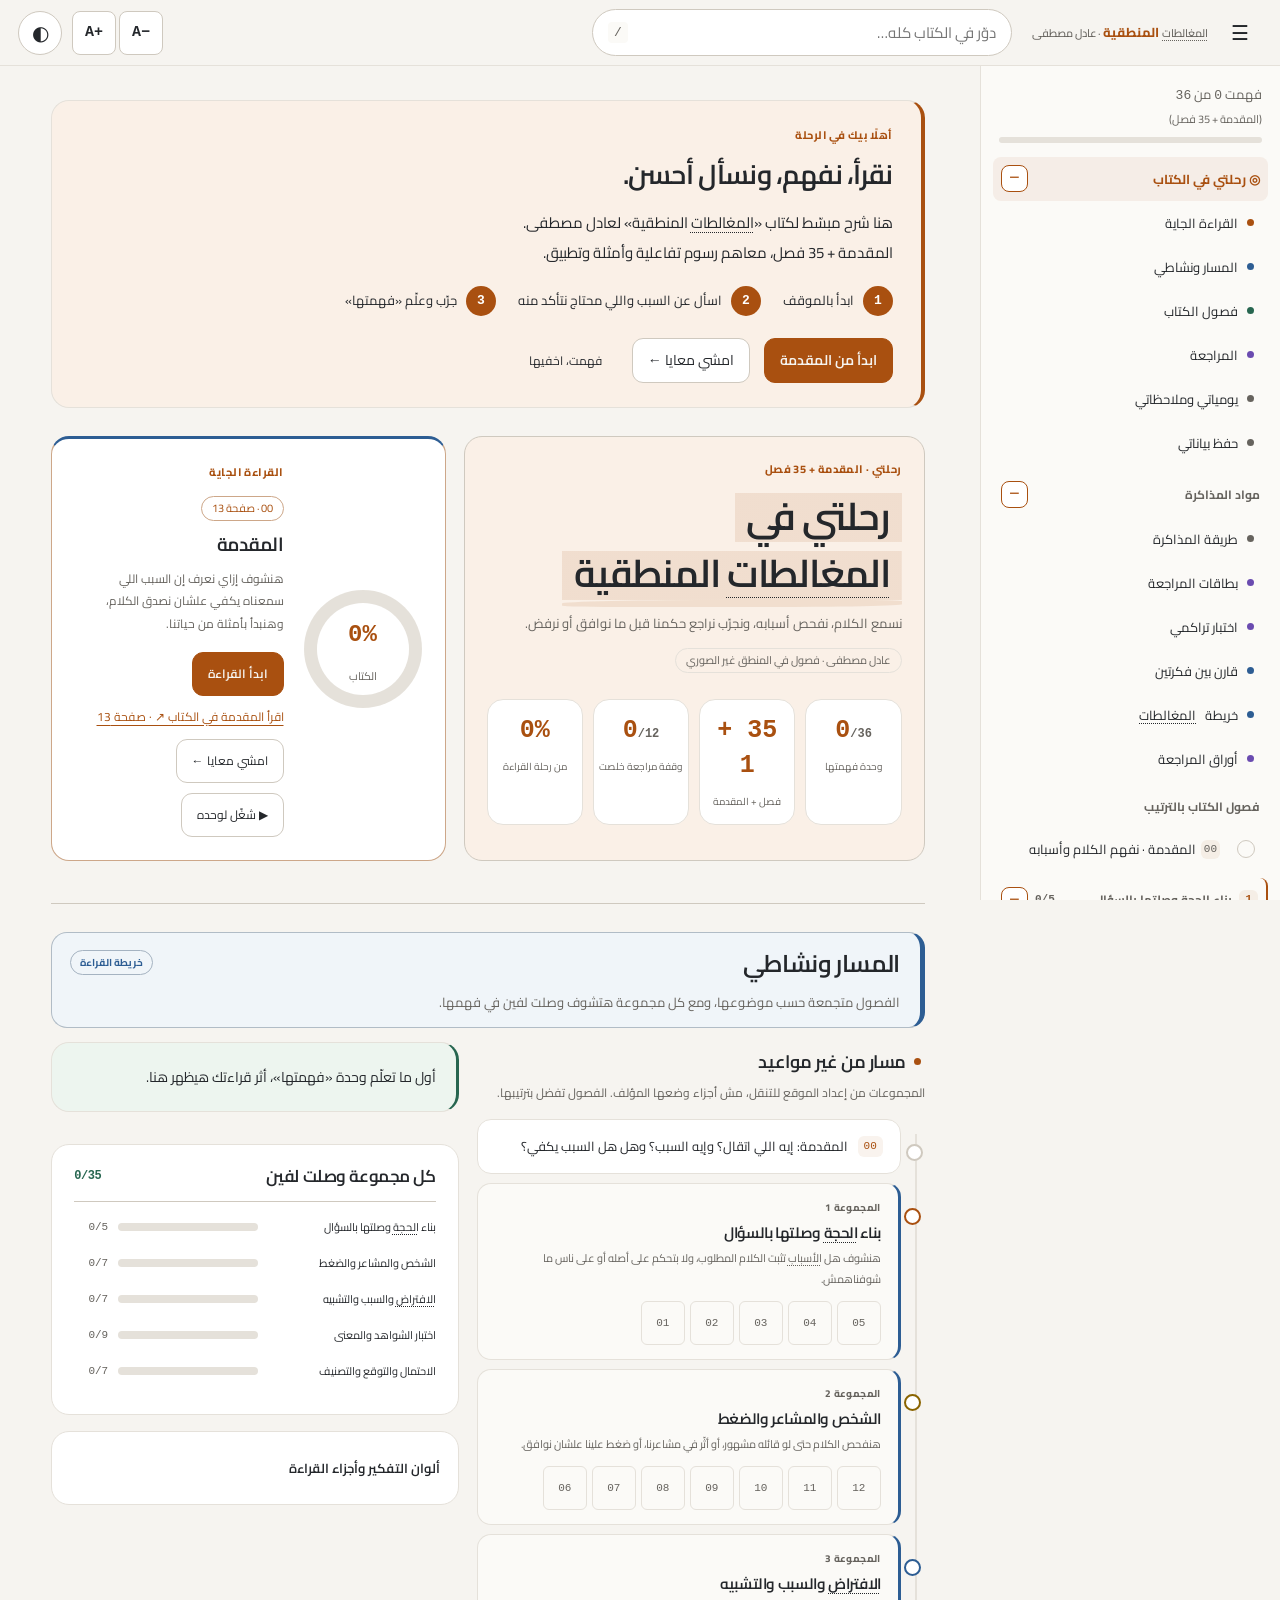
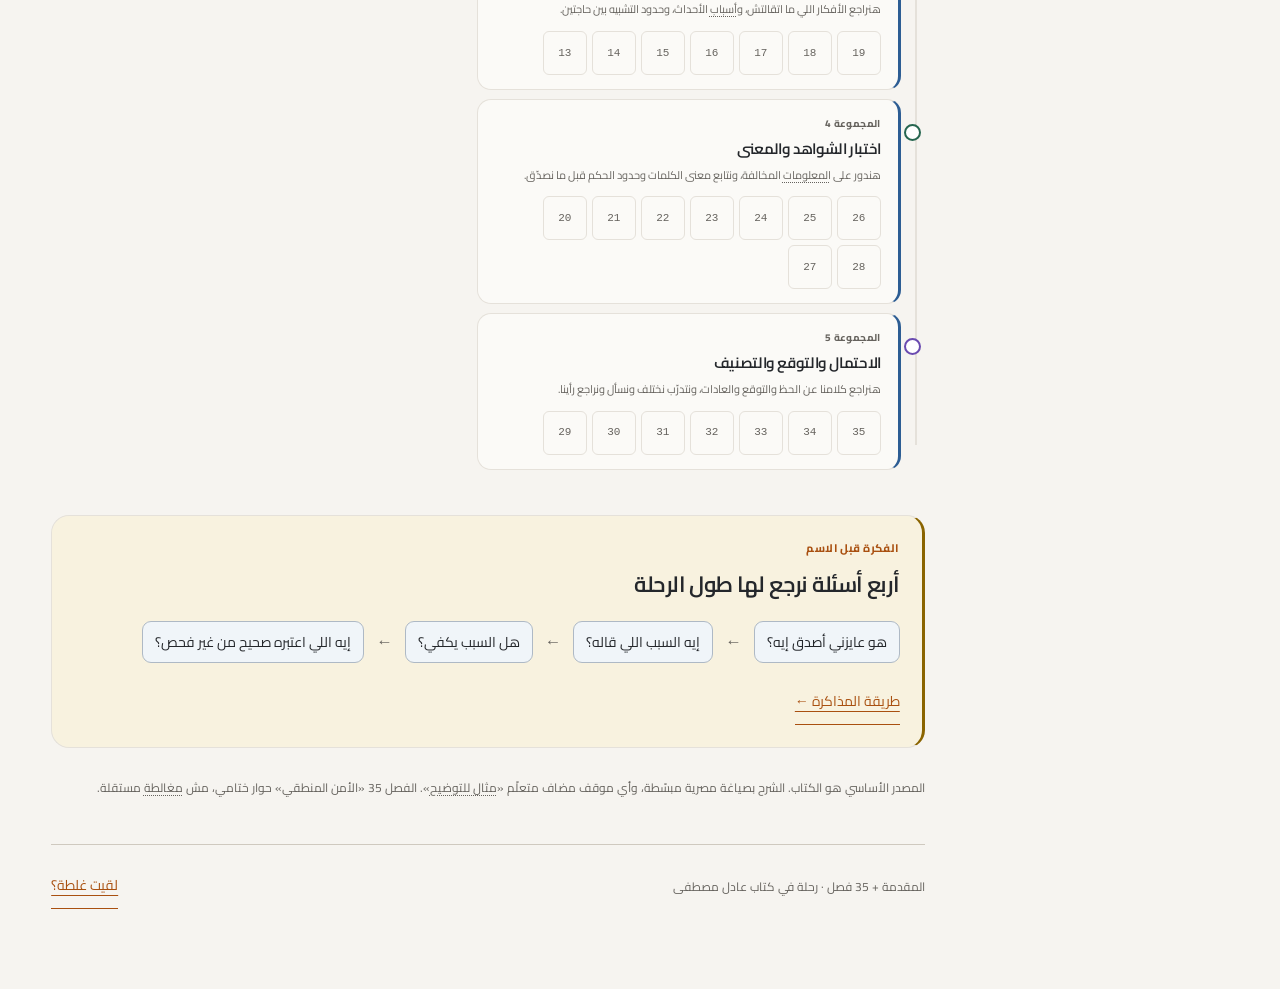
<file: index.html>
﻿<!doctype html>
<html lang="ar" dir="rtl" data-theme="light">
<head>
<meta charset="utf-8"><meta name="viewport" content="width=device-width,initial-scale=1">
<meta name="description" content="رحلتي في كتاب المغالطات المنطقية لعادل مصطفى: المقدمة و٣٥ فصلًا، شرح ورسوم وتطبيق ومراجعة.">
<title>رحلتي في المغالطات المنطقية · عادل مصطفى</title>
<script>try{var q=new URLSearchParams(location.search).get('theme');var t=q==='dark'||q==='light'?q:localStorage.getItem('fallacies-theme');document.documentElement.dataset.theme=t||'light'}catch(e){}</script>
<meta property="og:title" content="المغالطات المنطقية · رحلة في كتاب عادل مصطفى">
<meta property="og:description" content="المقدمة + ٣٥ فصل بالشرح والرسم والتطبيق. اقرأ على مهلك، وافحص الدليل والافتراض خطوة خطوة.">
<meta property="og:type" content="website"><meta property="og:locale" content="ar_AR">
<meta property="og:url" content="https://abbasaboahmed.github.io/logical-fallacies/">
<meta property="og:image" content="https://abbasaboahmed.github.io/logical-fallacies/assets/og.png">
<meta property="og:image:width" content="1200"><meta property="og:image:height" content="630">
<meta property="og:image:alt" content="المغالطات المنطقية · رحلة في كتاب عادل مصطفى">
<meta name="twitter:card" content="summary_large_image"><meta name="twitter:title" content="المغالطات المنطقية">
<meta name="twitter:description" content="رحلة في كتاب عادل مصطفى · ٣٥ مغالطة بالشرح والرسم والتطبيق">
<meta name="twitter:image" content="https://abbasaboahmed.github.io/logical-fallacies/assets/og.png">
<meta name="theme-color" content="#a95010"><link rel="icon" href="assets/favicon.svg" type="image/svg+xml">
<link rel="apple-touch-icon" href="assets/apple-touch-icon.png">
<script>if(location.protocol==='http:'||location.protocol==='https:'){var manifest=document.createElement('link');manifest.rel='manifest';manifest.href='manifest.webmanifest';document.head.appendChild(manifest)}</script>
<link rel="stylesheet" href="assets/styles.css">
<link rel="stylesheet" href="assets/reader.css">
<link rel="stylesheet" href="assets/round5.css">
</head>
<body>
<a class="skip" href="#main">روح للمحتوى</a>
<header class="topbar"><button id="menu" class="icon-button" aria-label="افتح أو اقفل القائمة" aria-controls="sidebar" aria-expanded="true">☰</button><a class="brand" href="#/">المغالطات المنطقية <span>· عادل مصطفى</span></a><label class="header-search"><input id="header-query" type="search" placeholder="دوّر في الكتاب كله…" aria-label="دوّر في الكتاب كله" autocomplete="off"><kbd>/</kbd></label><div class="text-size" role="group" aria-label="حجم خط القراءة"><button id="text-smaller" aria-label="صغّر خط القراءة" dir="ltr">A−</button><button id="text-larger" aria-label="كبّر خط القراءة" dir="ltr">A+</button></div><button id="theme" class="icon-button" aria-label="تغيير المظهر" title="تغيير المظهر">◐</button></header>
<button id="shade" class="shade" aria-label="اقفل القائمة" hidden></button>
<div id="reading-progress" role="progressbar" aria-label="تقدّم القراءة في الفصل" aria-valuemin="0" aria-valuemax="100" aria-valuenow="0" hidden><span></span></div><div class="layout"><aside id="sidebar" aria-label="التنقل في الكتاب"></aside><div class="resizer" id="resizer" role="separator" aria-label="عرض القائمة" aria-orientation="vertical" tabindex="0"></div><main id="main" tabindex="-1"></main></div>
<dialog id="search-dialog" aria-labelledby="search-title"><div class="dialog-head"><h2 id="search-title">دوّر في الكتاب كله</h2><button data-close="search-dialog" class="icon-button" aria-label="اقفل البحث">×</button></div><label class="search-field"><input type="search" id="search-query" placeholder="اسم عربي أو English، مثال، أو سؤال…" autocomplete="off" aria-label="كلمات البحث"></label><p class="search-help">↑ ↓ اختار · Enter افتح · Esc اقفل</p><div id="search-results" aria-live="polite"></div></dialog>
<dialog id="image-dialog" aria-label="ورقة المراجعة مكبرة"><div class="image-toolbar"><button id="image-smaller" aria-label="صغّر الصورة">−</button><button id="image-larger" aria-label="كبّر الصورة">＋</button><button data-close="image-dialog" class="icon-button" aria-label="اقفل الصورة">×</button></div><div class="image-viewport"><img id="lightbox-img" alt=""></div></dialog>
<div id="toast" role="status" aria-live="polite"></div><div id="save-warning" role="status" hidden>المتصفح مش سامح بالحفظ هنا. تقدر تحفظ نسخة من «حفظ بياناتي» قبل ما تقفل.</div>
<script>window.BOOK={units:[],add:function(u){this.units.push(u)}};</script>
<script src="content/_index.js"></script>
<script src="content/00-intro.js"></script>
<script src="content/01.js"></script>
<script src="content/02.js"></script>
<script src="content/03.js"></script>
<script src="content/04.js"></script>
<script src="content/05.js"></script>
<script src="content/06.js"></script>
<script src="content/07.js"></script>
<script src="content/08.js"></script>
<script src="content/09.js"></script>
<script src="content/10.js"></script>
<script src="content/11.js"></script>
<script src="content/12.js"></script>
<script src="content/13.js"></script>
<script src="content/14.js"></script>
<script src="content/15.js"></script>
<script src="content/16.js"></script>
<script src="content/17.js"></script>
<script src="content/18.js"></script>
<script src="content/19.js"></script>
<script src="content/20.js"></script>
<script src="content/21.js"></script>
<script src="content/22.js"></script>
<script src="content/23.js"></script>
<script src="content/24.js"></script>
<script src="content/25.js"></script>
<script src="content/26.js"></script>
<script src="content/27.js"></script>
<script src="content/28.js"></script>
<script src="content/29.js"></script>
<script src="content/30.js"></script>
<script src="content/31.js"></script>
<script src="content/32.js"></script>
<script src="content/33.js"></script>
<script src="content/34.js"></script>
<script src="content/35.js"></script>
<script src="site-config.js"></script>
<script src="assets/blocks.js"></script>
<script src="assets/playback.js"></script>
<script src="assets/reader.js"></script>
<script src="assets/app.js"></script>
<script src="assets/glossary.js"></script>
<script src="assets/flow.js"></script>
</body></html>
</file>
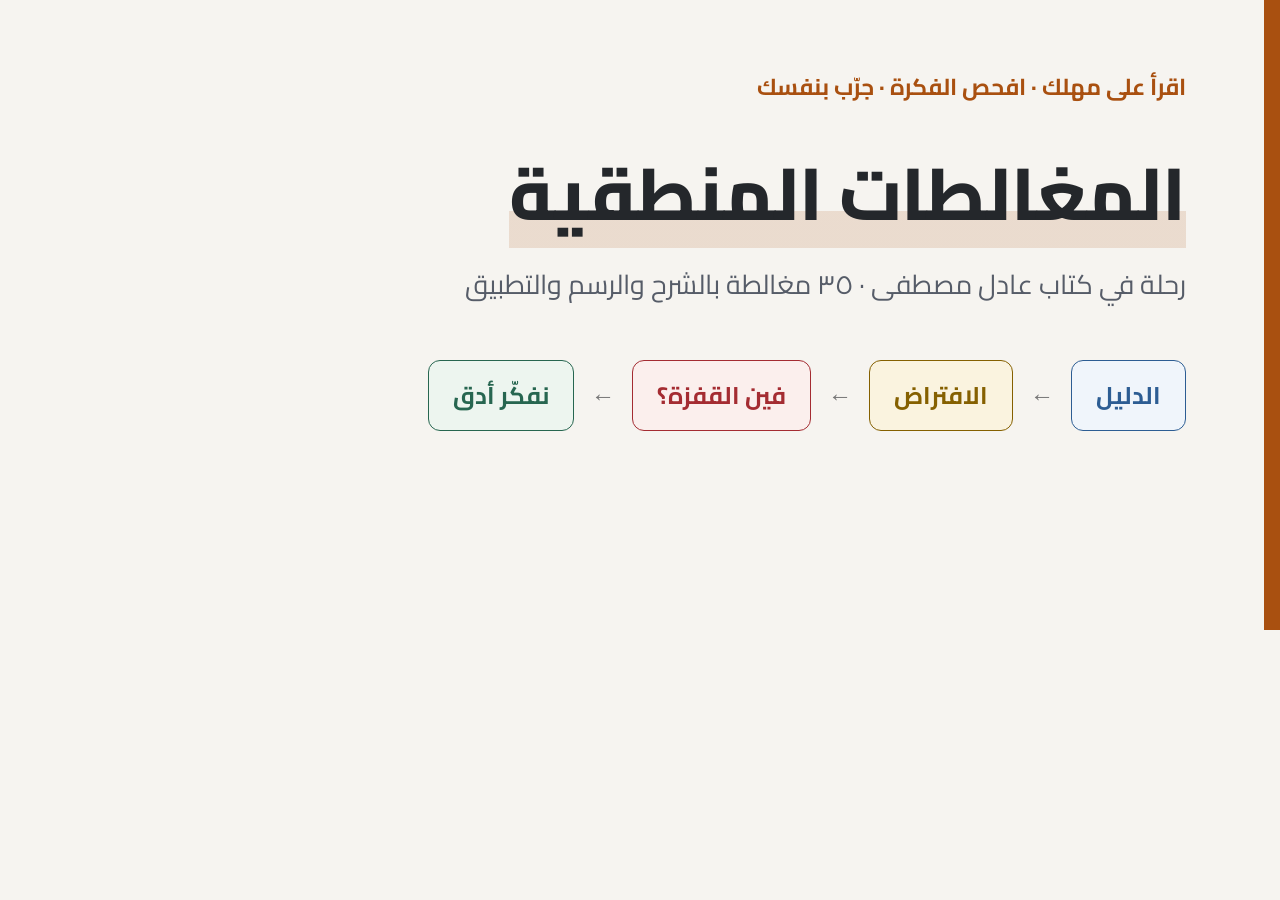
<file: assets/og.html>
<!doctype html><html lang="ar" dir="rtl"><meta charset="utf-8"><title>المغالطات المنطقية</title><style>@font-face{font-family:Cairo;src:url('fonts/Cairo-Variable.ttf')}*{box-sizing:border-box}body{margin:0;width:1200px;height:630px;overflow:hidden;background:#f6f4f0;color:#24272b;font-family:Cairo}main{height:100%;padding:65px 78px;border-right:16px solid #a95010}small{color:#a95010;font-size:23px;font-weight:700}h1{font-size:73px;line-height:1.6;margin:28px 0 6px;font-weight:800}h1 span{background:linear-gradient(transparent 63%,#a9501026 63%,#a9501026 90%,transparent 90%)}p{font-size:27px;margin:0;color:#565c68}.reason{display:flex;align-items:center;gap:17px;margin-top:51px;font-size:24px}.reason b{padding:12px 24px;border-radius:12px;border:1px solid}.blue{color:#2d5d93;background:#f0f5fb}.amber{color:#856000;background:#faf3df}.red{color:#a42c32;background:#fbefed}.green{color:#276650;background:#edf5ef}.reason i{font-style:normal;color:#777}</style><main><small>اقرأ على مهلك · افحص الفكرة · جرّب بنفسك</small><h1><span>المغالطات المنطقية</span></h1><p>رحلة في كتاب عادل مصطفى · ٣٥ مغالطة بالشرح والرسم والتطبيق</p><div class="reason"><b class="blue">الدليل</b><i>←</i><b class="amber">الافتراض</b><i>←</i><b class="red">فين القفزة؟</b><i>←</i><b class="green">نفكّر أدق</b></div></main></html>
</file>
<file: assets/styles.css>
﻿@font-face{font-family:Cairo;src:url('fonts/Cairo-Variable.ttf') format('truetype');font-weight:200 1000;font-display:swap}
:root{color-scheme:light;--bg:#f6f4f0;--panel:#fff;--soft:#fbfaf7;--text:#24272b;--muted:#66635e;--line:#e5e1da;--strong:#cfc9bf;--accent:#a95010;--wash:#a9501012;--good:#276650;--danger:#a42c32;--blue:#2d5d93;--blue-bg:#f0f5f9;--amber:#8a6400;--amber-bg:#f8f2df;--red:#a42c32;--red-bg:#fbefed;--green:#276650;--green-bg:#edf5ef;--purple:#6a4bb0;--paper:var(--bg);--surface:var(--panel);--ink:var(--text);--accent-soft:#a950101c;--shadow:0 4px 20px #24231f06;--body:Cairo,'Segoe UI',Tahoma,Arial,sans-serif;--ui:var(--body);--quote:var(--body);--side:300px}
:root[data-theme=dark]{color-scheme:dark;--bg:#141311;--panel:#211f1c;--soft:#1a1916;--text:#ece6dd;--muted:#b6afa4;--line:#3c3832;--strong:#675f54;--accent:#efaa70;--wash:#e08a3c18;--good:#8ad0ae;--danger:#ffa4a8;--blue:#9cc3f0;--blue-bg:#26292d;--amber:#e8c46a;--amber-bg:#332f23;--red:#ffa4a8;--red-bg:#342526;--green:#8ad0ae;--green-bg:#233029;--purple:#c3b2f5;--accent-soft:#efaa7026;--shadow:0 4px 20px #00000010}
*{box-sizing:border-box}html{scroll-behavior:smooth;scroll-padding-top:145px}body{margin:0;background:var(--paper);color:var(--ink);font:17px/1.95 var(--body);text-rendering:optimizeLegibility}button,input,textarea,select{font:inherit}button,a,input,textarea,summary{ -webkit-tap-highlight-color:transparent}button{cursor:pointer}button,a{touch-action:manipulation}a{color:inherit;text-decoration:none}a:hover{color:var(--accent)}button{color:inherit}button:disabled{cursor:default;opacity:.55}button:focus-visible,a:focus-visible,summary:focus-visible,input:focus-visible,textarea:focus-visible{outline:3px solid var(--blue);outline-offset:4px}button{border:1px solid var(--line);background:var(--surface);border-radius:6px;padding:9px 18px;line-height:1.5;transition:background .2s,border-color .2s,box-shadow .2s}button:hover:not(:disabled){border-color:var(--accent);box-shadow:0 2px 12px var(--accent-soft)}button.primary,.button.primary{background:var(--ink);color:var(--paper);border-color:var(--ink)}.button{display:inline-flex;align-items:center;justify-content:center;gap:16px;border:1px solid var(--line);border-radius:5px;padding:11px 22px;font:700 17px/1.5 var(--ui)}.button:hover{border-color:var(--accent);box-shadow:var(--shadow)}.text-link{border-bottom:1px solid var(--accent);padding-bottom:3px;color:var(--accent)}h1,h2,h3,h4,summary,button,.eyebrow,.meta,.tag,.outline,.brand{font-family:var(--ui)}h1,h2,h3,h4{line-height:1.45;letter-spacing:-.025em;margin:0 0 20px}h1{font-size:clamp(36px,4.4vw,62px);font-weight:800}h2{font-size:30px}h3{font-size:23px}p{margin:0 0 21px}strong{font-weight:600}small{font-size:13px}bdi,[dir=ltr]{unicode-bidi:isolate}.ltr{direction:ltr;unicode-bidi:isolate;display:inline-block}kbd{font:12px/1.5 monospace;border:1px solid var(--line);padding:1px 6px;border-radius:4px;color:var(--muted)}.skip{position:fixed;top:-100px;right:20px;z-index:100;background:var(--surface);padding:12px}.skip:focus{top:10px}.header{position:sticky;top:0;z-index:30;background:var(--paper);border-bottom:1px solid var(--line)}.header-inner{max-width:1320px;margin:auto;padding:18px 42px;display:flex;justify-content:space-between;align-items:center;gap:24px}.brand{display:flex;align-items:center;gap:12px;font-size:20px;font-weight:800;line-height:1.4}.brand small{display:block;font-size:12px;font-weight:500;color:var(--muted);letter-spacing:0}.brand-symbol{font:42px Georgia;color:var(--accent);border-inline-end:1px solid var(--line);padding-inline-end:17px}.header-actions{display:flex;gap:14px;align-items:center}.header-search{display:flex;align-items:center;gap:12px;border:1px solid var(--line);border-radius:5px;padding:4px 12px;background:var(--surface);color:var(--muted)}.header-search input{border:0;background:none;color:var(--ink);font:15px/2 var(--ui);width:235px;outline-offset:0}.header-search>span{font-size:25px}.icon-button{padding:5px 10px;min-width:42px;min-height:42px;font-size:25px;line-height:1}.reading-track{height:3px;background:transparent;position:absolute;bottom:-1px;width:100%}#reading-progress{height:100%;background:var(--accent);width:0;transition:width .1s}.legend-wrap{position:sticky;top:90px;z-index:20;display:flex;justify-content:flex-end;max-width:1320px;margin:auto;padding:10px 42px;pointer-events:none}.legend{background:var(--paper);font-size:13px;pointer-events:auto;max-width:100%;border:1px solid var(--line);border-radius:6px;padding:5px 12px}.legend summary{display:flex;align-items:center;gap:16px;cursor:pointer;font-weight:700;list-style:none}.legend summary:before{content:'+';color:var(--accent)}.legend[open] summary:before{content:'−'}.legend-dots{display:flex;gap:5px}.legend-dots i{width:7px;height:7px;border-radius:50%;background:currentColor}.legend>div{display:grid;gap:5px;margin-top:10px}.legend>div>span:before{content:'●';margin-inline-end:8px}.evidence{color:var(--blue)}.assumption{color:var(--amber)}.error{color:var(--red)}.sound{color:var(--green)}.eyebrow{font-size:13px;font-weight:700;letter-spacing:.015em;color:var(--accent);margin-bottom:18px}.meta{display:flex;gap:18px;flex-wrap:wrap;font-size:14px;color:var(--muted)}.marker{position:relative;display:inline;isolation:isolate}.marker:after{content:'';position:absolute;inset-inline:0;bottom:1px;height:.2em;border-radius:50% 12% 35% 15%;background:var(--accent-soft);z-index:-1;transform:scaleX(0);transform-origin:right;transition:transform .85s ease}.visible .marker:after,.marker.visible:after{transform:scaleX(1)}.home{max-width:1200px;margin:auto;padding:12px 42px 80px}.hero{display:grid;grid-template-columns:1.1fr 1fr;gap:70px;align-items:center;padding:35px 0 65px;border-bottom:1px solid var(--line)}.hero h1{font-size:clamp(42px,4.5vw,64px);margin-bottom:22px;max-width:600px}.hero .intro-copy{color:var(--muted);font-size:18px;max-width:470px;margin-bottom:30px}.hero-actions{display:flex;gap:18px;align-items:center;flex-wrap:wrap}.argument-window{border:1px solid var(--line);border-radius:8px;background:var(--surface);box-shadow:var(--shadow);padding:25px 30px;position:relative}.window-label{display:flex;justify-content:space-between;font:13px var(--ui);color:var(--muted);border-bottom:1px solid var(--line);padding-bottom:15px;margin-bottom:22px}.argument-window blockquote{margin:0 0 24px;font-size:25px;line-height:1.9;font-weight:500}.argument-window .xray-toggle{width:100%;font-size:15px;background:var(--paper);display:flex;justify-content:space-between}.xray-structure{padding-top:20px}.xray-row{display:grid;grid-template-columns:78px 1fr;gap:15px;padding:11px 0;border-bottom:1px solid var(--line);font-size:14px}.xray-row:last-child{border:0}.xray-row b{font:700 14px/1.8 var(--ui)}.home-progress{display:flex;align-items:center;gap:28px;margin:30px 0 50px}.home-progress .progress-text{min-width:190px;font:17px var(--ui)}.home-progress strong{font-size:26px;color:var(--green)}.progress-line{height:6px;flex:1;background:var(--line);border-radius:20px;overflow:hidden}.progress-line>span{height:100%;display:block;background:var(--green);transition:width .3s}.catalog-title{display:flex;align-items:flex-end;justify-content:space-between;gap:20px;margin-bottom:24px}.catalog-title h2{margin:0}.filters{display:flex;gap:6px;flex-wrap:wrap}.filters button{font-size:14px;padding:7px 13px;background:transparent}.filters button[aria-pressed=true]{color:var(--paper);background:var(--ink);border-color:var(--ink)}.intro-entry{display:flex;justify-content:space-between;align-items:center;padding:23px 25px;border:1px solid var(--accent);background:var(--accent-soft);border-radius:6px;margin:25px 0 12px;gap:20px}.intro-entry h3{font-size:22px;margin:0}.intro-entry p{color:var(--muted);font-size:14px;margin:4px 0 0}.catalog{display:grid;grid-template-columns:1fr 1fr;column-gap:42px}.catalog-item{display:flex;align-items:center;gap:17px;padding:20px 0;border-bottom:1px solid var(--line);min-height:107px}.catalog-item:hover{border-bottom-color:var(--accent)}.catalog-number{font:22px Georgia;color:var(--accent);width:35px;flex-shrink:0}.catalog-item h3{font-size:19px;margin:0 0 3px}.catalog-item .english{display:block;font:12px/1.7 var(--ui);color:var(--muted);letter-spacing:.01em}.catalog-item .catalog-status{margin-inline-start:auto;white-space:nowrap;font:12px var(--ui);color:var(--muted)}.catalog-item.is-done .catalog-status{color:var(--green)}.catalog-item.soon{opacity:.65}.quiz-entry{grid-column:1/-1;border-bottom:1px solid var(--line);padding:17px 0;display:flex;justify-content:space-between;gap:16px;font:15px var(--ui);color:var(--accent)}.catalog-empty{padding:35px 0;color:var(--muted)}.page-layout{max-width:1250px;padding:15px 42px 80px;margin:auto;display:grid;grid-template-columns:215px minmax(0,760px);gap:65px;align-items:start;justify-content:center}.outline{position:sticky;top:163px;max-height:calc(100vh - 180px);overflow:auto;font-size:14px;scrollbar-width:thin}.outline summary{font-size:12px;color:var(--muted);margin:10px 0 15px;letter-spacing:.04em;list-style:none}.outline nav{display:flex;flex-direction:column;border-inline-start:1px solid var(--line);gap:1px}.outline a{padding:7px 14px;border-inline-start:2px solid transparent;margin-inline-start:-1px;color:var(--muted);line-height:1.5}.outline a[aria-current=true]{border-color:var(--accent);color:var(--ink);background:var(--accent-soft)}.outline .back-home{display:block;padding:0 0 24px;color:var(--accent)}.reader{min-width:0}.unit-header{padding-bottom:35px;border-bottom:1px solid var(--line);margin-bottom:40px;position:relative}.unit-header .unit-number{font:13px var(--ui);color:var(--accent);letter-spacing:.03em}.unit-header h1{margin:15px 0 12px;font-size:clamp(35px,4vw,53px)}.english-title{color:var(--muted);font:16px/1.6 var(--ui);display:block;margin-bottom:20px;direction:ltr;text-align:right}.unit-lead{font-size:20px;color:var(--muted);margin:0 0 25px}.reader-section{position:relative;margin:0 0 42px;padding-top:10px;scroll-margin-top:150px}.reader-section+.reader-section{padding-top:18px}.reader-section h2{font-size:28px;margin-bottom:23px}.reader-section h3{font-size:21px;margin:26px 0 12px}.reader-section h4{font-size:19px;margin:20px 0 10px}.source-label,.tag{font:700 12px/1.5 var(--ui);display:inline-block;padding:4px 9px;border-radius:3px;margin-bottom:15px;background:var(--blue-bg);color:var(--blue)}.tag.applied{background:var(--paper);color:var(--muted);border:1px solid var(--line)}.opening-scene{font-size:21px;line-height:2;position:relative;padding-inline-start:24px;border-inline-start:2px solid var(--accent)}.definition{border-inline-start:3px solid var(--blue);padding:20px 25px;background:var(--blue-bg);border-radius:4px}.definition p{margin-bottom:0}.steps{list-style:none;padding:0;counter-reset:steps}.steps li{position:relative;padding:0 42px 28px 0;border-inline-start:1px solid var(--line);margin-inline-start:12px}.steps li:last-child{border-color:transparent;padding-bottom:0}.steps li:before{counter-increment:steps;content:counter(steps);position:absolute;right:-14px;top:0;width:28px;height:28px;border:1px solid var(--line);background:var(--paper);border-radius:50%;display:grid;place-items:center;font:14px var(--ui);color:var(--accent)}.steps h3{margin:0 0 7px}.steps p{margin:0}.book-example{border-inline-start:2px solid var(--blue);padding-inline-start:25px;margin:26px 0}.book-example h3{margin-top:0}.book-example p{font-family:var(--quote);font-size:22px;line-height:1.9}.applied-example{margin:30px 0}.applied-example+.applied-example{border-top:1px solid var(--line);padding-top:20px}.applied-example blockquote{margin:0 0 18px;font-size:19px}.applied-example .xray-toggle{font-size:14px;color:var(--blue)}.xray-details{border-top:1px solid var(--line);padding:14px 0;margin-top:15px}.xray-details p{font-size:15px;margin:0 0 10px}.xray-details strong{margin-inline-end:8px}.diagram-shell{border:1px solid var(--line);border-radius:8px;background:var(--surface);padding:20px;margin:26px 0}.diagram-top{display:flex;justify-content:space-between;align-items:center;gap:15px;font:13px var(--ui);color:var(--muted);padding-bottom:14px;border-bottom:1px solid var(--line)}.diagram-top button{font-size:13px;padding:7px 12px;white-space:nowrap}.mechanism-svg{width:100%;height:auto;display:block;overflow:visible;direction:rtl}.mechanism-svg .edge{fill:none;stroke:var(--line);stroke-width:2;stroke-dasharray:7 5;animation:flow 2s linear infinite}.mechanism-svg .e-node{fill:var(--blue-bg);stroke:var(--blue)}.mechanism-svg .a-node{fill:var(--amber-bg);stroke:var(--amber)}.mechanism-svg .r-node{fill:var(--red-bg);stroke:var(--red)}.mechanism-svg .g-node{fill:var(--green-bg);stroke:var(--green)}.mechanism-svg .node{stroke-width:1.5}.mechanism-svg text{font:700 18px var(--ui);fill:var(--ink);text-anchor:middle;direction:rtl}.mechanism-svg .small-label{font-size:14px;fill:var(--muted)}.mechanism-svg .crack{fill:none;stroke:var(--red);stroke-width:3;animation:crack .5s ease 1s both}.mechanism-svg .stage-e{animation:appear .45s both}.mechanism-svg .stage-a{animation:appear .45s .3s both}.mechanism-svg .stage-r{animation:appear .45s .7s both}.diagram-key{display:grid;grid-template-columns:1fr 1fr;gap:13px 25px;font-size:14px;border-top:1px solid var(--line);padding-top:18px}.diagram-key p{margin:0}.diagram-key b{display:block;font:700 13px var(--ui);margin-bottom:5px}.diagram-shell.is-sound .r-node{fill:var(--green-bg);stroke:var(--green)}.diagram-shell.is-sound .crack{stroke:var(--green);stroke-dasharray:0;d:path('M 0 0 L 8 8 L 23 -10')}.diagram-sound{margin-top:15px;padding:15px;background:var(--green-bg);color:var(--green);font-size:15px;border-radius:4px}.switch-control{display:flex;gap:5px;padding:5px;border:1px solid var(--line);border-radius:6px;width:fit-content;max-width:100%;margin-bottom:20px}.switch-control button{border-color:transparent;background:transparent;font-size:15px}.switch-control button[aria-pressed=true]{background:var(--surface);border-color:var(--line)}.boundary-content{padding:22px 25px;border-inline-start:3px solid var(--red);background:var(--red-bg);min-height:120px}.boundary-content.sound-side{background:var(--green-bg);border-color:var(--green)}.boundary-principle{font-weight:500;margin-top:20px}.compare-grid{display:grid;grid-template-columns:1fr 1fr;gap:25px}.compare-grid>div{border-top:2px solid var(--amber);padding-top:18px}.compare-grid>div+div{border-top-color:var(--blue)}.compare-grid h3{font-size:19px}.compare-grid p{font-size:16px}.detection-step{display:flex;gap:17px;margin:20px 0}.detection-index{flex-shrink:0;width:30px;height:30px;border:1px solid var(--line);border-radius:50%;display:grid;place-items:center;font:14px var(--ui);color:var(--accent)}.detection-step h3{margin:0 0 8px}.detection-step p{font-size:16px}.response-quote{padding:22px 25px;background:var(--green-bg);border-inline-start:3px solid var(--green);font-size:20px;margin:20px 0}.summary-section{border-block:1px solid var(--line);padding:28px 0;margin:40px 0}.memory-card{border:1px solid var(--accent);border-radius:8px;position:relative;perspective:1400px;background:var(--surface);padding:28px}.memory-card h3{margin-top:0;font-size:25px}.memory-card dl{display:grid;grid-template-columns:110px 1fr;gap:15px 20px;margin:20px 0}.memory-card dt{font:700 15px/1.9 var(--ui);color:var(--muted)}.memory-card dd{margin:0;font-size:16px}.memory-card .motto{font-size:25px;text-align:center;color:var(--accent);padding:28px 0;min-height:140px;display:grid;place-items:center}.memory-card.flip{animation:flip .45s ease}.practice-shell{border:1px solid var(--line);padding:28px;border-radius:8px;background:var(--surface)}.practice-progress{display:flex;align-items:center;justify-content:space-between;margin-bottom:22px;font:14px var(--ui);color:var(--muted)}.practice-dots{display:flex;gap:6px}.practice-dots i{display:block;width:25px;height:4px;background:var(--line);border-radius:2px}.practice-dots i.active{background:var(--accent)}.practice-prompt{font-size:20px;line-height:1.95;margin-bottom:23px}.practice-shell label{font-size:14px;color:var(--muted);display:block}.practice-shell textarea{display:block;width:100%;resize:vertical;min-height:120px;margin:8px 0 15px;border:1px solid var(--line);border-radius:5px;background:var(--paper);color:var(--ink);padding:15px;line-height:1.9}.practice-actions{display:flex;align-items:center;gap:15px;flex-wrap:wrap}.practice-hint{font-size:13px;color:var(--muted);margin:12px 0 0}.model-answer{margin-top:25px;border-top:1px solid var(--line);padding-top:20px;animation:appear .35s ease}.model-answer h3{font-size:17px;margin:17px 0 7px}.model-answer p{font-size:16px}.model-answer .response-note{font-size:13px;color:var(--muted)}.practice-next{margin-top:20px}.infographic{display:flex;align-items:center;gap:28px;background:var(--surface);border:1px solid var(--line);padding:22px;border-radius:6px;text-align:right;width:100%;margin-top:25px}.infographic img{width:110px;height:140px;object-fit:cover;object-position:top;border-radius:4px}.infographic strong{display:block;font:700 22px var(--ui);margin-bottom:12px}.infographic small{color:var(--muted);font-size:14px;display:block}.unit-bottom{margin-top:45px}.understood{width:100%;background:var(--green-bg);border-color:var(--green);color:var(--green);padding:15px;font-weight:700}.prev-next{display:grid;grid-template-columns:1fr 1fr;gap:20px;margin-top:30px;padding-top:25px;border-top:1px solid var(--line)}.prev-next a{font:700 17px/1.7 var(--ui)}.prev-next a:last-child{text-align:left}.prev-next small{display:block;color:var(--muted);font-size:12px;font-weight:400;margin-bottom:5px}.hub{border-block:1px solid var(--line);padding:25px 0;margin:28px 0}.hub-buttons{display:grid;grid-template-columns:1fr 1fr;gap:10px;margin-bottom:22px}.hub-buttons button{font-size:16px;text-align:right;display:flex;gap:14px;align-items:center}.hub-buttons button[aria-pressed=true]{background:var(--blue-bg);border-color:var(--blue);color:var(--blue)}.hub-buttons button span{font:20px Georgia;opacity:.6}.hub-display{border-inline-start:3px solid var(--blue);padding:22px 24px;background:var(--blue-bg);min-height:160px}.hub-display h3{margin:0 0 10px}.hub-display p{margin:0}.concept-path{display:flex;gap:12px;flex-wrap:wrap;margin:25px 0}.concept-path>span{padding:8px 15px;background:var(--surface);border:1px solid var(--line);border-radius:4px;font:15px var(--ui)}.concept-path>span:after{content:'←';margin-inline-start:14px;color:var(--accent)}.concept-path>span:last-child:after{display:none}.footer{max-width:1200px;margin:auto;padding:28px 42px 35px;border-top:1px solid var(--line);display:flex;justify-content:space-between;gap:15px;flex-wrap:wrap;font:13px/1.7 var(--ui);color:var(--muted)}dialog{border:1px solid var(--line);border-radius:10px;background:var(--paper);color:var(--ink);width:min(720px,calc(100% - 28px));max-height:85vh;padding:25px;box-shadow:var(--shadow)}dialog::backdrop{background:#111a16a6;backdrop-filter:blur(3px)}.dialog-head{display:flex;justify-content:space-between;align-items:center;margin-bottom:20px;gap:15px}.dialog-head h2{font-size:24px;margin:0}.search-field{display:flex;gap:14px;align-items:center;border:1px solid var(--line);background:var(--surface);border-radius:6px;padding:9px 15px}.search-field input{border:0;background:transparent;width:100%;color:var(--ink);font-size:18px;min-width:0}.search-help{font:12px/1.8 var(--ui);color:var(--muted);margin-top:10px}.search-group h3{font-size:17px;margin:20px 0 8px}.search-result{display:block;width:100%;text-align:right;margin:6px 0;padding:12px 15px;font-size:14px;line-height:1.8}.search-result:focus,.search-result.selected{outline:2px solid var(--blue);outline-offset:-2px;background:var(--blue-bg)}.search-result small{display:block;color:var(--muted);font:12px var(--ui);margin-bottom:6px}mark{background:var(--accent-soft);color:inherit;border-radius:2px;padding:0 2px}#image-dialog{max-height:94vh;padding:0;max-width:1100px;width:94vw;overflow:auto}#image-dialog img{display:block;width:100%;height:auto}.close-image{position:sticky;top:12px;float:left;margin:12px 12px -55px;z-index:1;background:var(--paper);font-size:28px;line-height:1;padding:7px 12px}#toast{position:fixed;bottom:25px;left:50%;transform:translateX(-50%);padding:12px 22px;border:1px solid var(--green);background:var(--surface);box-shadow:var(--shadow);border-radius:6px;color:var(--green);font-size:15px;z-index:100;opacity:0;pointer-events:none;transition:opacity .25s;width:max-content;max-width:90vw}#toast.show{opacity:1}.search-flash{animation:flash 2s ease}.reveal{opacity:1}.js-reveal{opacity:0;transition:opacity .6s}.js-reveal.visible{opacity:1}.review-note{font-size:13px;color:var(--muted);margin-top:15px}.quiz-page{max-width:800px;padding:30px 25px 80px;margin:auto}.quiz-page h1{font-size:40px}.quiz-back{display:inline-block;color:var(--accent);font-size:14px;margin-bottom:25px}.session-end{text-align:center;padding:30px 0}.session-end h3{font-size:27px}.small-note{color:var(--muted);font-size:14px}.not-found{max-width:700px;margin:50px auto;padding:30px} [hidden]{display:none!important}
@keyframes flow{to{stroke-dashoffset:-24}}@keyframes crack{from{opacity:0;stroke-dasharray:60;stroke-dashoffset:60}to{opacity:1;stroke-dashoffset:0}}@keyframes appear{from{opacity:0}to{opacity:1}}@keyframes flip{0%{transform:rotateY(0)}50%{transform:rotateY(8deg);opacity:.5}100%{transform:rotateY(0);opacity:1}}@keyframes flash{0%,30%{background:var(--accent-soft)}100%{background:transparent}}
@media(min-width:1500px){.reader{max-width:760px}.page-layout{gap:90px}}
@media(max-width:1000px){.header-inner{padding:16px 25px}.home{padding-inline:25px}.hero{gap:35px}.page-layout{grid-template-columns:170px minmax(0,1fr);gap:30px;padding-inline:25px}.outline{font-size:13px}.legend-wrap{padding-inline:25px}.hero h1{font-size:48px}.catalog{column-gap:25px}.catalog-item h3{font-size:17px}}
@media(max-width:767px){body{font-size:17px}.header-inner{padding:13px 18px;gap:12px}.brand{font-size:16px;gap:8px}.brand-symbol{font-size:32px;padding-inline-end:10px}.brand small{font-size:10px}.header-actions{gap:8px}.header-search{padding:4px 9px;gap:5px}.header-search input{width:125px;font-size:12px}.header-search kbd{display:none}.header-search>span{font-size:22px}.icon-button{min-width:37px;min-height:37px;padding:6px;font-size:23px}.legend-wrap{top:72px;padding:8px 18px}.legend{font-size:11px}.legend summary{gap:10px}.hero{grid-template-columns:1fr;gap:35px;padding:20px 0 36px}.home{padding:0 20px 50px}.hero h1{font-size:46px;line-height:1.4}.hero .intro-copy{font-size:17px}.hero-actions{gap:15px}.hero-actions .button{font-size:16px}.argument-window{padding:21px 23px}.argument-window blockquote{font-size:23px}.home-progress{gap:16px;margin:27px 0 35px}.home-progress .progress-text{min-width:150px;font-size:15px}.catalog-title{align-items:flex-start;flex-direction:column;gap:17px}.catalog-title h2{font-size:27px}.catalog{grid-template-columns:1fr}.catalog-item{min-height:95px;padding:18px 0}.catalog-item h3{font-size:18px}.catalog-item .english{font-size:11px}.catalog-number{width:30px;font-size:21px}.intro-entry{padding:18px}.intro-entry h3{font-size:19px}.intro-entry p{font-size:13px}.page-layout{display:block;padding:8px 20px 50px}.outline{position:relative;top:auto;max-height:none;margin-bottom:28px;border-block:1px solid var(--line);padding:10px 0}.outline .back-home{padding-bottom:0;margin-bottom:10px}.outline summary{font-size:14px;cursor:pointer;display:flex;justify-content:space-between;margin:0;padding:5px 0}.outline summary:after{content:'+';font-size:19px}.outline[open] summary:after{content:'−'}.outline nav{display:grid;grid-template-columns:1fr 1fr;margin:10px 0 5px}.outline a{font-size:13px}.unit-header{padding-bottom:27px;margin-bottom:28px}.unit-header h1{font-size:36px}.english-title{font-size:14px}.unit-lead{font-size:18px}.unit-header .meta{font-size:12px;gap:15px}.reader-section{margin-bottom:32px;scroll-margin-top:125px}.reader-section h2{font-size:26px}.reader-section h3{font-size:21px}.opening-scene{font-size:19px;padding-inline-start:18px}.definition{padding:17px 18px}.steps li{padding-inline-start:32px}.book-example{padding-inline-start:17px}.book-example p{font-size:22px}.diagram-shell{padding:12px}.diagram-top{font-size:12px;gap:8px}.diagram-top button{font-size:12px;padding:7px}.diagram-key{grid-template-columns:1fr;font-size:14px;gap:14px;padding-top:15px}.mechanism-svg text{font-size:20px}.mechanism-svg .small-label{font-size:16px}.switch-control{width:100%}.switch-control button{font-size:14px;flex:1;padding:9px}.boundary-content{padding:18px}.compare-grid{grid-template-columns:1fr;gap:15px}.memory-card{padding:21px}.memory-card dl{grid-template-columns:75px 1fr;gap:15px 12px}.memory-card dd{font-size:15px}.memory-card dt{font-size:13px}.practice-shell{padding:20px}.practice-prompt{font-size:18px}.practice-actions button{font-size:15px}.practice-hint{font-size:12px}.infographic{gap:17px;padding:15px}.infographic img{width:80px;height:110px}.infographic strong{font-size:20px}.infographic small{font-size:12px}.prev-next{gap:15px}.prev-next a{font-size:16px}.hub-buttons{grid-template-columns:1fr}.hub-buttons button{font-size:16px}.hub-display{padding:19px;min-height:190px}.footer{padding:23px 20px;flex-direction:column;gap:9px}.dialog-head h2{font-size:22px}dialog{padding:19px;max-height:87vh}.search-help{font-size:11px}.search-field input{font-size:17px}.quiz-page h1{font-size:33px}.quiz-entry{font-size:14px}}
@media(max-width:390px){.header-search input{width:95px}.brand{font-size:15px}.brand-symbol{display:none}.hero h1{font-size:43px}.header-inner{padding-inline:15px}.home,.page-layout{padding-inline:18px}.catalog-item h3{font-size:17px}}
@media(prefers-reduced-motion:reduce){*,*:before,*:after{animation:none!important;transition:none!important;scroll-behavior:auto!important}.js-reveal{opacity:1}.marker:after{transform:scaleX(1)}}
@media print{.header,.legend-wrap,.outline,.footer,.practice-actions,.understood,.prev-next{display:none}.page-layout{display:block;padding:0}.reader-section{break-inside:avoid}.js-reveal{opacity:1}body{background:white;color:black}.marker:after{transform:scaleX(1)}}
main:focus{outline:none}
.reader-section{scroll-margin-top:0}
@media(max-width:767px){html{scroll-padding-top:130px}.reader-section{scroll-margin-top:0}}
.mechanism-svg .stage-e,.mechanism-svg .stage-a,.mechanism-svg .stage-r{animation-play-state:paused}.visible .mechanism-svg .stage-e,.visible .mechanism-svg .stage-a,.visible .mechanism-svg .stage-r{animation-play-state:running}

@media(max-width:767px){.mechanism-svg text{font-size:32px}.mechanism-svg .small-label{font-size:25px}}

html{scroll-padding-top:90px;scroll-behavior:auto}body{font:16.5px/1.9 var(--body);background:var(--bg);color:var(--text)}button,input,select,textarea{font-family:var(--body)}button,.button{border:1px solid var(--strong);background:var(--panel);color:var(--text);border-radius:11px;padding:9px 15px;font-size:14px;line-height:1.8;min-height:42px;box-shadow:none}button:hover,.button:hover{background:var(--wash);border-color:var(--accent);color:var(--text)}button.primary,.button.primary{background:var(--accent);border-color:var(--accent);color:var(--bg);font-weight:650}button:disabled{opacity:.5;cursor:default}.text-link{color:var(--accent);text-decoration:underline;text-underline-offset:5px;font-size:14px}:focus-visible{outline:2px solid var(--blue);outline-offset:4px}h1,h2,h3,h4{font-family:var(--body);line-height:1.55;letter-spacing:-.025em;font-weight:650}h1{font-size:clamp(28px,3vw,42px)}h2{font-size:24px}h3{font-size:19px}p{margin:0 0 16px}bdi,.mod-n,.mod-count,.catalog-number,.chip{font-family:Consolas,monospace;font-variant-numeric:tabular-nums}.topbar{height:66px;display:flex;align-items:center;gap:14px;padding:8px 18px;border-bottom:1px solid var(--line);background:var(--bg);position:sticky;top:0;z-index:40}.topbar .brand{display:block;font-size:13px;font-weight:750;white-space:nowrap;color:var(--accent);line-height:1.7}.brand span{font-size:11px;color:var(--muted);font-weight:500}.topbar .header-search{margin:0 10px 0 auto;width:min(420px,42vw);height:47px;display:flex;align-items:center;gap:8px;border:1px solid var(--strong);background:var(--panel);border-radius:999px;padding:0 15px}.topbar input{width:100%;padding:0;background:none;border:0;outline:none;font-size:15px;color:var(--text);min-width:0}.topbar kbd{border:0;background:var(--soft);font-size:13px}.topbar .icon-button{width:40px;height:40px;min-width:40px;min-height:40px;display:grid;place-items:center;padding:0;font-size:20px;border-radius:50%}#menu{border-color:transparent;background:none}.layout{display:flex;align-items:flex-start}.layout>aside{flex:none;width:var(--side);position:sticky;top:66px;height:calc(100dvh - 66px);overflow-y:auto;padding:14px 12px 60px;border-inline-end:1px solid var(--line);background:var(--soft);overscroll-behavior:contain;scrollbar-width:thin;z-index:30}.resizer{width:9px;margin-inline-start:-5px;flex:none;position:sticky;top:66px;height:calc(100dvh - 66px);cursor:col-resize;z-index:35;touch-action:none}.resizer:after{content:'';position:absolute;inset-block:0;inset-inline-start:4px;width:1px;background:transparent}.resizer:hover:after,.resizing .resizer:after{background:var(--accent);width:3px}.resizing{cursor:col-resize;user-select:none}.side-closed .layout>aside,.side-closed .resizer{display:none}.layout>main{flex:1;min-width:0;max-width:none;margin:0;padding:34px clamp(20px,4vw,56px) 80px}.page{max-width:1080px;margin:auto}.page.narrow{max-width:800px}.home.page{max-width:1080px;padding:0}.progress{margin:2px 6px 14px;font-size:13px;color:var(--muted)}.progress bdi{font-weight:500}.bar{height:6px;background:var(--line);border-radius:6px;overflow:hidden;margin-top:7px}.bar>span{display:block;height:100%;background:var(--accent);transition:width .4s}.nav-group{margin:4px 0 8px}.nav-title{font-size:12px;font-weight:700;color:var(--muted);padding:7px 8px;cursor:pointer;list-style:none;display:flex;align-items:center;gap:7px;border-radius:8px;line-height:1.8}.nav-title:hover{background:var(--wash)}.nav-title::-webkit-details-marker{display:none}.nav-title:after{content:'+';font:18px/24px Consolas,monospace;text-align:center;margin-inline-start:auto;flex:none;width:25px;height:25px;border-radius:8px;border:1px solid var(--strong);background:var(--panel);color:var(--muted)}details[open]>.nav-title:after{content:'−';border-color:var(--accent);color:var(--accent)}.nav-title.plain{cursor:default}.nav-title.plain:after{content:none}.nav-home{background:var(--wash);font-size:14px}.nav-home>a{color:var(--accent);padding:0}.mod-n{font-size:11px;color:var(--accent);background:var(--wash);border-radius:6px;padding:0 6px}.mod-count{font-size:11px;color:var(--muted);margin-inline-start:auto}.nav-title:has(.mod-count):after{margin-inline-start:0}aside a{display:flex;gap:9px;align-items:center;padding:5px 10px;font-size:13px;line-height:1.7;border-radius:8px;color:var(--text)}aside a:hover{background:var(--wash);color:var(--accent)}aside a[aria-current=page],.side-unit.active{background:var(--wash);color:var(--accent)}.nav-dot{display:inline-block;flex:none;width:7px;height:7px;border-radius:50%;background:currentColor;margin-inline-start:4px}.concept{color:var(--accent)}.compare,.evidence{color:var(--blue)}.assumption{color:var(--amber)}.error{color:var(--red)}.sound{color:var(--green)}.review{color:var(--purple)}.neutral{color:var(--muted)}.side-unit{display:flex;align-items:flex-start;gap:3px;padding:3px 5px;border-radius:8px}.side-unit input{appearance:none;flex:none;width:13px;height:13px;min-height:0;margin:9px 2px 0 4px;border:1px solid var(--strong);border-radius:50%;background:var(--soft);cursor:pointer}.side-unit input:checked{background:var(--green);border-color:var(--green);box-shadow:inset 0 0 0 2px var(--panel)}.side-unit a{padding:4px 2px;align-items:baseline;flex:1}.side-unit bdi{font-size:11px;color:var(--muted);padding-inline:3px}.sidebar-note{font-size:11px;color:var(--muted);margin:16px 10px}.panel{background:var(--panel);border:1px solid var(--line);border-radius:18px;padding:22px;box-shadow:none}.eyebrow{font-size:11px;letter-spacing:.04em;color:var(--accent);font-weight:750;display:block;margin-bottom:8px}.pill{display:inline-block;border:1px solid var(--line);border-radius:999px;padding:1px 10px;font-size:11px;color:var(--muted);line-height:1.9}.journey-top{display:grid;grid-template-columns:1.17fr 1fr;gap:18px;margin-bottom:42px}.journey-hero{background:var(--soft);padding:22px}.journey-hero h1{font-size:clamp(25px,3vw,40px);line-height:1.55;margin:8px 0}.journey-hero>p{color:var(--muted);font-size:13px;margin:7px 0}.stats{display:grid;grid-template-columns:repeat(4,1fr);gap:10px;margin-top:25px}.stats>div{background:var(--panel);border:1px solid var(--line);border-radius:16px;min-width:0;padding:13px 4px;text-align:center}.stats bdi{color:var(--accent);font-size:25px;font-weight:700;display:block;line-height:1.4;direction:ltr}.stats bdi small{font-size:12px;color:var(--muted)}.stats span{display:block;color:var(--muted);font-size:10px;margin-top:9px}.next-card{border-color:color-mix(in srgb,var(--accent) 40%,var(--line));background:color-mix(in srgb,var(--accent) 4%,var(--bg));display:flex;align-items:center;gap:20px;padding:23px}.next-copy{flex:1;min-width:0}.next-copy h2{font-size:19px;margin:8px 0}.next-copy p{font-size:12px;color:var(--muted);line-height:1.9}.next-copy .pill{color:var(--accent);border-color:color-mix(in srgb,var(--accent) 40%,var(--line))}.actions{display:flex;gap:14px;align-items:center;flex-wrap:wrap;margin:15px 0 0}.next-copy .actions{gap:10px}.next-copy .text-link{font-size:12px}.ring{width:118px;height:118px;flex:none;border-radius:50%;background:conic-gradient(var(--accent) var(--p),var(--line) 0);padding:13px;display:grid;place-items:center}.ring>div{background:var(--panel);width:100%;height:100%;border-radius:50%;display:flex;flex-direction:column;justify-content:center;align-items:center}.ring bdi{font-size:24px;font-weight:700;color:var(--accent)}.ring small{font-size:11px;color:var(--muted);margin-top:8px}.section-banner{position:relative;border:1px solid color-mix(in srgb,var(--blue) 28%,var(--line));border-inline-start:5px solid var(--blue);background:var(--blue-bg);border-radius:16px;padding:12px 20px;margin-bottom:14px}.section-banner h2{margin:0 0 8px;color:var(--text);font-size:24px}.section-banner p{color:var(--muted);font-size:13px;margin:0}.section-banner .tag{position:absolute;inset-inline-end:18px;top:17px;border:1px solid color-mix(in srgb,var(--blue) 35%,var(--line));border-radius:999px;background:transparent;margin:0;font-size:10px}.dashboard{display:grid;grid-template-columns:1.1fr 1fr;gap:18px;align-items:start}.dashboard .small-note{margin-bottom:15px}.subhead{display:flex;align-items:center;gap:8px;font-size:18px;margin:6px 0}.small-note{font-size:12px;color:var(--muted);line-height:1.9}.dashboard-side{display:grid;gap:16px}.timeline{position:relative;padding-inline-start:24px}.timeline:before{content:'';position:absolute;inset-block:15px 25px;inset-inline-start:8px;width:2px;background:var(--line)}.phase,.timeline-intro{position:relative;padding:14px 17px;margin-bottom:9px;border-radius:14px}.phase:before,.timeline-intro:before{content:'';position:absolute;width:13px;height:13px;inset-inline-start:-23px;top:24px;border:2px solid var(--strong);border-radius:50%;background:var(--panel)}.timeline-intro{display:flex;gap:10px;font-size:13px;align-items:center}.timeline .eyebrow{font-size:10px;color:var(--muted);margin:0}.phase h3{font-size:15px;margin:4px 0}.phase p{font-size:11px;color:var(--muted);margin:3px 0 11px}.chips{display:flex;gap:5px;flex-wrap:wrap;direction:ltr;justify-content:flex-end}.chip{font-size:11px;padding:1px 5px;border:1px solid var(--line);border-radius:6px;color:var(--muted)}.chip:hover{border-color:var(--accent);background:var(--wash)}.chip.done{background:var(--green-bg);border-color:var(--green);color:var(--green)}.activity,.group-bars{padding:18px 22px}.activity h3,.group-bars h3{font-size:17px;border-bottom:1px solid var(--strong);padding-bottom:12px;margin:0 0 14px;display:flex;align-items:center;justify-content:space-between;gap:10px}.activity h3 span{font-size:11px;color:var(--muted)}.group-bars h3 bdi{font-size:12px;color:var(--green)}.heatmap{direction:ltr;display:grid;grid-auto-flow:column;grid-template-rows:repeat(7,1fr);grid-template-columns:repeat(12,1fr);gap:5px;margin-bottom:12px}.heat{display:block;aspect-ratio:1;border-radius:4px;background:var(--line)}.level-1{background:color-mix(in srgb,var(--green) 25%,var(--panel))}.level-2{background:color-mix(in srgb,var(--green) 45%,var(--panel))}.level-3{background:color-mix(in srgb,var(--green) 70%,var(--panel))}.level-4{background:var(--green)}.heat-key{display:flex;gap:7px;align-items:center;justify-content:flex-end;font-size:11px;color:var(--muted)}.heat-key i{width:13px;height:13px}.group-bar{display:grid;grid-template-columns:1.2fr 1fr 34px;gap:10px;align-items:center;margin:15px 0;font-size:11px}.group-bar .bar{margin:0;height:8px}.group-bar bdi{text-align:end;font-size:11px;color:var(--muted)}.group-bar .bar>span{background:var(--green)}.color-legend{padding:14px 18px}.color-legend summary{cursor:pointer;font-size:13px;font-weight:650}.legend-grid{display:grid;grid-template-columns:1fr 1fr;gap:10px;font-size:11px;margin:15px 0}.color-legend p{margin:0;font-size:11px}.home-method{margin:28px 0}.home-method h2{font-size:22px}.thinking-strip{display:flex;align-items:center;gap:12px;flex-wrap:wrap;margin:18px 0}.thinking-strip span{background:var(--blue-bg);border:1px solid color-mix(in srgb,var(--blue) 30%,var(--line));border-radius:9px;padding:7px 12px;font-size:14px}.thinking-strip i{font-style:normal;color:var(--muted)}.source-note{font-size:12px;color:var(--muted);line-height:2;margin:24px 0}.page-title{margin-bottom:26px}.page-title h1{margin:7px 0 15px}.page-title p{font-size:15px;color:var(--muted);max-width:760px}
.catalog{display:grid;grid-template-columns:1fr 1fr;gap:0 28px}.catalog-item{display:flex;gap:15px;align-items:center;border-bottom:1px solid var(--line);padding:20px 0;min-width:0}.catalog-item h3{font-size:16px;line-height:1.7;margin:0 0 5px}.catalog-item .english{font-size:11px;color:var(--muted);display:block;line-height:1.6}.catalog-item small{display:block;color:var(--muted);font-size:11px;margin-top:7px}.catalog-number{font-size:14px;color:var(--accent);min-width:25px}.catalog-status{margin-inline-start:auto;white-space:nowrap;font-size:11px;color:var(--muted)}.catalog-item.is-done .catalog-status{color:var(--green)}.catalog-item:hover{background:var(--wash)}.intro-entry{display:flex;align-items:center;gap:15px;margin:20px 0}.intro-entry h2{font-size:18px;margin:0}.intro-entry>span:last-child{margin-inline-start:auto}.filters{display:flex;gap:8px;margin:15px 0}.filters button[aria-pressed=true]{border-color:var(--accent);background:var(--wash);color:var(--accent)}.empty{font-size:15px;line-height:2;color:var(--muted);padding:24px}.tool-grid,.quiz-grid{display:grid;grid-template-columns:repeat(2,minmax(0,1fr));gap:16px;margin:25px 0}.tool-link{display:block}.tool-link>span{font-size:27px}.tool-link h2{font-size:21px;margin:8px 0}.tool-link p{font-size:13px;color:var(--muted);margin:0}.tool-link:hover{border-color:var(--accent);background:var(--wash)}.review-row{display:flex;gap:18px;padding:16px 20px;margin:10px 0;font-size:14px;align-items:center}.review-row>span:last-child{margin-inline-start:auto;color:var(--accent);font-size:12px}.quiz-tile h2{font-size:22px;margin-bottom:9px}.quiz-tile p,.quiz-tile>span:last-child{font-size:13px}.quiz-tile:hover{background:var(--wash);border-color:var(--accent)}.quiz-tile.final{border-color:var(--purple)}.field-label{display:block;font-size:14px;margin:20px 0}.field-label select{display:block;width:100%;margin-top:8px}select,input[type=file]{max-width:100%;border:1px solid var(--strong);border-radius:10px;background:var(--panel);color:var(--text);padding:8px 12px;font-size:14px}select{min-height:45px}.card-count{display:flex;justify-content:space-between;font-size:12px;color:var(--muted)}.flashcard{border:1px solid var(--accent);background:var(--panel);border-radius:18px;padding:30px;min-height:380px;display:grid;align-items:center}.flash-face h2{font-size:28px}.flash-face>p{font-size:14px;color:var(--muted)}.flashcard dl{display:grid;grid-template-columns:100px 1fr;gap:10px 20px;font-size:14px}.flashcard dt{font-weight:700}.flashcard dd{margin:0}.flashcard .motto{font-size:18px;color:var(--accent);border-top:1px solid var(--line);padding-top:15px}.flipped{animation:card-flip .4s ease}.flash-nav{display:flex;align-items:center;justify-content:space-between;gap:10px;margin-top:23px}.flash-nav button{font-size:12px}.compare-pickers{display:grid;grid-template-columns:1fr 1fr;gap:20px;margin-bottom:23px}.compare-pickers label{font-size:13px;min-width:0}.compare-pickers select{display:block;width:100%;margin-top:8px}.comparison-summary{margin-bottom:26px}.comparison-summary h2{font-size:21px}.comparison-summary p{font-size:14px}.comparison-table{border:1px solid var(--line);border-radius:14px;overflow:hidden}.comparison-row{display:grid;grid-template-columns:1fr 1fr}.comparison-row>div,.comparison-row>strong{padding:16px 20px;min-width:0;font-size:14px}.comparison-row>div+div,.comparison-row>strong+strong{border-inline-start:1px solid var(--line)}.comparison-head{background:var(--wash)}.comparison-head>strong{font-size:18px}.comparison-section h3{font-size:12px;color:var(--muted);margin:0;padding:7px 20px;border-block:1px solid var(--line);background:var(--soft)}.comparison-row p{margin:0;font-size:14px}.map-root,.map-center{border:1px solid var(--blue);border-radius:14px;background:var(--blue-bg);padding:15px;text-align:center;font-weight:650;max-width:500px;margin:0 auto 30px}.map-groups{display:grid;grid-template-columns:repeat(3,minmax(0,1fr));gap:18px;position:relative;border-top:2px solid var(--line);padding-top:23px}.map-group{position:relative;padding:17px}.map-group:before{content:'';height:24px;width:2px;background:var(--line);position:absolute;top:-24px;left:50%}.map-group h2{font-size:16px;margin-bottom:14px}.map-group a{display:flex;gap:8px;font-size:12px;padding:7px;border-radius:7px;line-height:1.8}.map-group a:hover,.map-group a[aria-current=page]{background:var(--wash);color:var(--accent)}.map-group.chosen{border-color:var(--blue)}.map-group bdi{font-size:11px;color:var(--muted)}.relation-map{margin-top:30px}.map-center{max-width:none}.map-center h2{font-size:23px;margin-bottom:10px}.map-center p{font-weight:400;font-size:15px;margin:0}.map-branches{display:flex;justify-content:center;gap:20px;flex-wrap:wrap;border-top:1px solid var(--strong);margin:40px 10px 20px}.map-leaf{position:relative;border:1px solid var(--line);border-radius:12px;padding:15px;flex:1;min-width:180px;max-width:380px;margin-top:20px;display:flex;flex-direction:column;text-align:center}.map-leaf:before{content:'';position:absolute;width:1px;background:var(--strong);height:21px;top:-22px;left:50%}.relation-line{font-size:11px;color:var(--muted);margin-bottom:10px}.map-leaf>a{font-size:14px}.map-leaf .text-link{font-size:12px;margin-top:15px}.note-editor h2{font-size:21px}.note-editor label{display:block;font-size:13px;margin-bottom:10px}.note-editor textarea{display:block;width:100%;min-height:230px}.note-editor #note-status{margin:8px 0 0}.note-preview{display:block;margin:12px 0}.note-preview h3{font-size:17px}.note-preview p{font-size:14px;white-space:pre-wrap;overflow-wrap:anywhere;margin:0}.backup-panel{margin-bottom:24px}.backup-panel h2{font-size:22px}.backup-panel p{font-size:14px}.backup-panel input{display:block;margin-top:10px}.import-card{background:var(--wash);border:1px solid var(--accent);border-radius:12px;padding:15px;margin-top:20px}.sheet-grid{display:grid;grid-template-columns:repeat(3,minmax(0,1fr));gap:18px}.sheet-card{padding:10px;text-align:right;display:flex;flex-direction:column;gap:10px;overflow:hidden}.sheet-card img{width:100%;height:auto;border-radius:11px;display:block}.sheet-card span{font-size:13px;font-weight:650}.sheet-card small{font-size:11px;color:var(--muted)}.method-journey{border-inline-start:1px solid var(--line);margin-inline:15px 0;padding-inline-start:30px}.method-journey>section{position:relative;padding:0 0 25px}.method-journey .mod-n{position:absolute;inset-inline-start:-45px;top:6px;width:28px;height:28px;display:grid;place-items:center;border:1px solid var(--accent);background:var(--bg)}.method-journey h2{font-size:23px}.method-journey p{font-size:15px;color:var(--muted)}
.page-layout{display:block;max-width:840px;margin:auto;padding:0}.outline{position:static;max-height:none;overflow:visible;background:var(--soft);border:1px solid var(--line);border-radius:12px;padding:12px 17px;margin-bottom:22px;font-size:12px}.outline summary{font-size:13px;letter-spacing:0;margin:0;cursor:pointer;list-style:revert}.outline nav{display:grid;grid-template-columns:repeat(3,minmax(0,1fr));margin-top:10px;border:0}.outline a{padding:8px;border:0;margin:0}.outline .back-home{padding:12px 8px 0;font-size:12px}.reader{font-size:17px;line-height:2.05}.unit-header{margin-bottom:30px;padding-bottom:25px}.unit-header h1{font-size:clamp(29px,3vw,42px);margin:10px 0 14px}.unit-header .english-title{font-family:Consolas,var(--body);font-size:15px;font-weight:400;color:var(--muted)}.unit-lead{font-size:19px;margin:15px 0}.meta{font-size:11px;gap:16px;flex-wrap:wrap;line-height:2}.meta span,.meta a{font-size:11px}.pdf-link{color:var(--accent);text-decoration:underline;text-underline-offset:4px}.reader-section{scroll-margin-top:92px;margin-bottom:40px}.reader-section h2{font-size:25px}.reader-section h3{font-size:20px}.reader-section p{font-size:16px;line-height:2.05;margin-bottom:18px}.opening-scene{font-size:18px}.opening-scene p{font-size:18px}.definition{border-radius:12px}.source-label,.tag{border-radius:6px;font-size:11px}.book-example{border:0;border-bottom:1px solid var(--line);background:transparent;padding:5px 0 12px;margin:0 0 18px}.book-example h3{margin-top:17px}.applied-example{border-radius:12px}.diagram-shell{border-radius:14px;padding:20px;margin:23px 0}.diagram-top{font-size:12px;gap:10px;flex-wrap:wrap}.diagram-top button{font-size:12px;min-height:40px}.mechanism-svg text{font-family:var(--body);font-size:20px}.mechanism-svg .small-label{font-size:16px}.mechanism-svg .edge{animation:flow 1.2s linear 1;stroke:var(--strong)}.mechanism-svg .error-text{fill:var(--red)}.mechanism-svg .sound-text{fill:var(--green)}.reader-section:not(.visible) .mechanism-svg *{animation:none}.diagram-key{grid-template-columns:1fr;gap:0;font-size:14px}.diagram-key p{font-size:14px;margin-bottom:12px}.diagram-key b{font-size:11px;display:block}.diagram-sound{border-radius:10px}.diagram-sound .mechanism-svg{max-height:180px}.mobile-sketch{display:none}.memory-card{border-radius:15px}.memory-card h3{font-size:24px}.memory-card dl{grid-template-columns:90px 1fr;gap:15px}.memory-card dd{font-size:15px}.memory-card dt{font-size:13px}.practice-shell{border-radius:14px}.practice-prompt p{font-size:18px;line-height:2}.practice-dots{gap:4px;flex-wrap:wrap;justify-content:flex-end;max-width:45%}.practice-dots i{width:14px;height:4px}.practice-hint{font-size:12px!important;color:var(--muted)}.skip-practice{font-size:11px;margin:8px 0 15px;color:var(--muted);border-color:var(--line)}.model-answer{border-radius:12px;animation:appear .25s ease}.model-answer h3{font-size:18px}.model-answer p{font-size:15px}.understood{font-size:15px;background:var(--green-bg);border-color:var(--green);color:var(--green);margin-top:20px}.understood[aria-pressed=true]{background:var(--green);color:var(--bg)}.prev-next{gap:18px}.prev-next a{font-size:14px;border-radius:12px;padding:15px}.prev-next small{font-size:11px}.switch-control button{font-size:13px}.compare-grid{gap:15px}.compare-grid>div{border-radius:10px}.compare-grid h3{font-size:18px}.compare-grid p{font-size:15px}.detection-step h3{font-size:18px}.detection-step p{font-size:15px}.response-quote{border-radius:12px;font-size:17px}.infographic{border-radius:13px}.infographic img{max-height:430px}.infographic span{font-size:14px}.marker:after{height:.18em;bottom:.07em;border-radius:50% 15% 40% 20%;background:var(--accent-soft);transition:transform .85s ease;transform:scaleX(0)}.page-title .marker:after,.journey-hero .marker:after{animation:marker-in .85s ease .1s both}.visible .marker:after{transform:scaleX(1)}.reveal{opacity:1;transform:none;transition:none}.reveal.visible{animation:appear .32s ease both}.search-flash{animation:flash-section 2s ease both}mark{background:var(--amber-bg);color:var(--text);box-shadow:inset 0 -2px 0 var(--amber);border-radius:2px}.search-group h3{font-size:17px}.search-group h3 small{display:block;font-size:11px;color:var(--muted)}.search-result{display:block;text-align:right;width:100%;padding:14px;border:1px solid transparent;border-bottom-color:var(--line);border-radius:9px;background:none}.search-result small{display:block;color:var(--accent);font-size:11px;margin-bottom:5px}.search-result>span{font-size:14px;line-height:1.9}.search-result:hover,.search-result.selected{border-color:var(--accent);background:var(--wash)}.search-count{font-size:12px;color:var(--muted)}dialog{color:var(--text);background:var(--panel);border:1px solid var(--strong);border-radius:18px;max-width:calc(100vw - 28px);max-height:calc(100dvh - 50px);box-shadow:0 25px 100px #0004}dialog::backdrop{background:#14131188}#search-dialog{width:740px;padding:22px}.dialog-head h2{font-size:22px;margin:0}.search-field input{font:16px var(--body);color:var(--text);width:100%;padding:12px;border:1px solid var(--strong);border-radius:10px;background:var(--soft)}.search-field{padding:0;border:0;margin-top:20px}.search-help{font-size:11px;margin:8px 0 15px}.dialog-head{gap:15px}.dialog-head .icon-button{font-size:23px}#search-results{max-height:65dvh;overflow:auto;padding:2px 5px}#image-dialog{padding:0;width:1050px;max-height:94dvh}#image-dialog .image-toolbar{display:flex;gap:8px;align-items:center;padding:8px;background:var(--soft);position:sticky;top:0;z-index:2;border-bottom:1px solid var(--line)}.image-toolbar [data-close]{margin-inline-start:auto}.image-viewport{overflow:auto;max-height:calc(94dvh - 62px);direction:ltr}#lightbox-img{display:block;max-width:none;height:auto;background:#fff;margin:0;object-fit:contain}.shade{display:none}#toast{z-index:100;background:var(--text);color:var(--bg);border-radius:10px;font:13px/1.9 var(--body);padding:12px 18px}#save-warning{position:fixed;bottom:0;inset-inline:0;background:var(--amber-bg);color:var(--amber);border-top:1px solid var(--amber);z-index:50;font-size:12px;padding:7px 18px}.mobile-sketch[hidden],[hidden]{display:none!important}
@keyframes marker-in{from{transform:scaleX(0)}to{transform:scaleX(1)}}@keyframes card-flip{0%{opacity:.45;transform:rotateY(-7deg)}100%{opacity:1;transform:rotateY(0)}}@keyframes flash-section{0%,80%{box-shadow:0 0 0 4px var(--amber-bg)}100%{box-shadow:none}}
@media(max-width:1200px){.journey-top{grid-template-columns:1fr 1fr}.next-card{flex-direction:column;gap:14px;align-items:stretch}.next-card .ring{width:98px;height:98px;align-self:center}.journey-hero h1{font-size:30px}.stats{grid-template-columns:repeat(2,1fr);gap:9px}.stats span{font-size:11px}.stats>div{padding:12px 4px}.next-copy h2{font-size:21px}.dashboard{grid-template-columns:1fr 1fr}.map-groups{grid-template-columns:1fr 1fr}.group-bar{grid-template-columns:1.2fr .8fr 28px;gap:7px}}
@media(max-width:900px){.topbar .brand{font-size:12px}.brand span{display:none}.topbar .header-search{width:auto;flex:1;margin-inline:0}.topbar kbd{display:none}.layout>aside{position:fixed;top:66px;inset-inline-start:0;width:min(330px,86vw);height:calc(100dvh - 66px);display:none;box-shadow:-10px 0 50px #0002;z-index:60}.mobile-open .layout>aside{display:block}.resizer{display:none}.shade{display:block;position:fixed;inset:66px 0 0;width:100%;height:calc(100dvh - 66px);border:0;border-radius:0;background:#14131166;z-index:55;min-height:0}.mobile-open{overflow:hidden}.layout>main{padding:25px 26px 60px}.journey-hero h1{font-size:35px}.stats{grid-template-columns:repeat(4,1fr)}.journey-top{grid-template-columns:1.15fr 1fr}.next-card{flex-direction:column}.next-copy p{font-size:13px}.reader-section{scroll-margin-top:90px}.panel{border-radius:16px}}
@media(max-width:650px){.topbar{padding:9px 14px;gap:10px}.topbar .brand{display:none}.topbar .header-search{height:45px;padding:0 14px}.topbar input{font-size:15px}.layout>main{padding:24px 16px 55px}.journey-top{grid-template-columns:1fr;gap:18px;margin-bottom:30px}.journey-hero{padding:22px}.journey-hero h1{font-size:32px;line-height:1.6}.journey-hero p{font-size:13px}.journey-hero .pill{font-size:10px}.stats{grid-template-columns:1fr 1fr;margin-top:23px;gap:12px}.stats>div{padding:17px 5px;min-height:88px}.stats bdi{font-size:27px}.stats span{font-size:11px}.next-card{align-items:stretch;padding:22px;gap:16px}.next-card .ring{width:118px;height:118px;align-self:flex-start}.next-copy h2{font-size:23px}.next-copy p{font-size:14px}.next-copy .actions{gap:18px}.next-copy .text-link{font-size:12px}.dashboard{grid-template-columns:1fr;gap:20px}.dashboard-side{gap:16px}.section-banner{padding:14px 17px}.section-banner h2{font-size:22px;padding-inline-end:70px}.section-banner .tag{font-size:9px;inset-inline-end:12px;top:18px;padding:2px 5px}.section-banner p{font-size:12px}.subhead{font-size:18px}.phase h3{font-size:16px}.phase p{font-size:12px}.chip{padding:3px 7px;font-size:12px}.group-bar{grid-template-columns:1.1fr 1fr 32px;font-size:11px}.legend-grid{font-size:11px;grid-template-columns:1fr}.thinking-strip{gap:8px}.thinking-strip span{font-size:12px;padding:6px 8px}.thinking-strip i{font-size:14px}.home-method{padding:20px}.home-method h2{font-size:21px}.page-title h1{font-size:30px}.page-title p{font-size:14px}.catalog{grid-template-columns:1fr}.catalog-item{gap:12px;padding:18px 0}.catalog-item h3{font-size:17px}.intro-entry{padding:17px;gap:10px}.intro-entry h2{font-size:17px}.tool-grid,.quiz-grid{grid-template-columns:1fr}.tool-link h2{font-size:22px}.review-row{padding:15px;gap:10px;flex-wrap:wrap}.review-row>span:last-child{font-size:11px}.flashcard{padding:23px;min-height:340px}.flash-face h2{font-size:25px}.flashcard dl{grid-template-columns:1fr;gap:5px}.flashcard dt{margin-top:12px;font-size:12px}.flashcard dd{font-size:15px}.flash-actions{gap:8px}.flash-actions button{padding:9px 11px;font-size:12px}.flash-nav{gap:6px;flex-wrap:wrap}.flash-nav button{font-size:11px;padding:7px 10px}.flash-nav .text-link{font-size:12px}.compare-pickers{grid-template-columns:1fr;padding:17px;gap:15px}.comparison-summary{padding:18px}.comparison-row>div,.comparison-row>strong{padding:13px 10px}.comparison-row p{font-size:13px;line-height:2}.comparison-head>strong{font-size:16px}.comparison-section h3{padding:7px 10px;font-size:11px}.map-groups{grid-template-columns:1fr;border-top:0;padding-top:0;gap:14px;padding-inline-start:16px;border-inline-start:2px solid var(--line)}.map-group:before{height:2px;width:17px;top:30px;inset-inline-start:-18px;left:auto}.map-group h2{font-size:18px}.map-group a{font-size:14px;line-height:1.8}.map-root{font-size:15px;padding:14px}.map-center{padding:16px}.map-center h2{font-size:23px}.map-center p{font-size:14px}.relation-map{padding:18px}.sheet-grid{grid-template-columns:1fr 1fr;gap:12px}.sheet-card{padding:7px;gap:8px}.sheet-card span{font-size:12px}.sheet-card small{font-size:10px}.outline{padding:11px 14px;margin-bottom:23px;top:auto;max-height:none}.outline summary{font-size:13px}.outline nav{grid-template-columns:1fr 1fr}.outline a{font-size:12px}.unit-header{padding-bottom:22px}.unit-header h1{font-size:31px;line-height:1.65}.unit-header .unit-number{font-size:12px}.unit-header .english-title{font-size:13px;line-height:1.9}.unit-lead{font-size:18px}.meta{gap:8px 14px;flex-wrap:wrap}.meta span,.meta a{font-size:11px}.reader-section{margin-bottom:35px;padding-top:8px}.reader-section h2{font-size:23px;line-height:1.7;margin-bottom:18px}.reader-section h3{font-size:19px;line-height:1.8}.reader-section p{font-size:16px;line-height:2.05}.opening-scene{padding-inline-start:17px}.opening-scene p{font-size:17px}.definition{padding:18px}.steps li{padding-inline-start:31px;padding-inline-end:0;margin-inline-start:8px}.steps h3{font-size:18px}.steps p{font-size:15px}.diagram-shell{padding:14px;margin:21px 0}.diagram-top{align-items:flex-start}.diagram-top>span{font-size:11px}.diagram-top button{font-size:11px;padding:6px 10px}.diagram-shell>.mechanism-svg{display:none}.mobile-sketch{display:grid;gap:14px;padding:20px 0}.mobile-sketch>div{font-size:15px;line-height:1.9;padding:12px 14px;border-radius:12px}.mobile-sketch small{display:block;font-size:10px;font-weight:750;margin-bottom:5px}.sketch-evidence{color:var(--blue);border:1px solid var(--blue);background:var(--blue-bg)}.sketch-assumption{color:var(--amber);border:1px solid var(--amber);background:var(--amber-bg);margin-inline:18px}.sketch-error{color:var(--red);border:1px solid var(--red);background:var(--red-bg)}.mobile-sketch>.sketch-loop{display:flex;align-items:center;gap:15px;border:2px dashed var(--strong);border-radius:50%;min-height:110px;justify-content:center;color:var(--red);font-size:45px}.sketch-loop span{font-size:13px;width:140px;color:var(--muted)}.sketch-dots{display:grid;grid-template-columns:repeat(7,1fr);gap:12px;background:var(--soft)}.sketch-dots i{width:12px;height:12px;background:var(--blue);opacity:.3;border-radius:50%;margin:auto}.sketch-dots i.selected{opacity:1;outline:2px solid var(--amber);outline-offset:3px}.sketch-target{text-align:center;font-size:48px!important;color:var(--blue)}.sketch-target span{display:block;font-size:13px;color:var(--red)}.sketch-bed,.sketch-coins,.sketch-time,.sketch-tree,.sketch-detour,.sketch-project,.sketch-parts{text-align:center;border:1px dashed var(--strong);color:var(--muted)}.sketch-bed span,.sketch-parts span{display:block;font-size:13px}.sketch-tree>span{display:block;color:var(--blue);border-bottom:1px solid var(--strong);padding-bottom:12px;margin-bottom:12px}.sketch-scales{text-align:center;font-size:50px!important;color:var(--amber)}.sketch-scales span{display:block;font-size:13px;color:var(--muted)}.sketch-sets{border:2px solid var(--blue);border-radius:50%!important;padding:23px!important;text-align:center;color:var(--blue)}.sketch-sets i{display:block;border:1px solid var(--amber);border-radius:50%;font-size:12px;margin:10px 25px 0;padding:12px;font-style:normal}.sketch-layers{border:1px solid var(--amber);background:var(--amber-bg);text-align:center;color:var(--amber)}.sketch-layers strong{display:block;background:var(--blue-bg);color:var(--blue);padding:14px;margin:12px;border:1px solid var(--blue);border-radius:10px}.diagram-key{display:none}.diagram-sound>.mechanism-svg{display:block}.diagram-sound{font-size:15px}.diagram-sound .mechanism-svg text{font-size:22px}.memory-card{padding:21px}.memory-card dl{grid-template-columns:1fr;gap:5px}.memory-card dt{margin-top:13px}.memory-card dd{font-size:15px}.memory-card h3{font-size:23px}.memory-card .motto{font-size:24px}.practice-shell{padding:20px}.practice-progress{font-size:12px;gap:10px}.practice-dots i{width:10px}.practice-prompt p{font-size:17px}.practice-shell label{font-size:14px}.practice-shell textarea{font-size:16px;min-height:150px}.practice-hint{font-size:11px!important}.model-answer{padding:17px}.model-answer h3{font-size:17px}.model-answer p{font-size:15px}.practice-actions{flex-wrap:wrap;gap:8px}.practice-actions button{font-size:13px}.practice-actions a{font-size:11px}.note-editor{padding:18px}.note-editor h2{font-size:20px}.note-editor label{font-size:12px}.note-editor textarea{font-size:16px}.prev-next{grid-template-columns:1fr;gap:12px}.prev-next a{font-size:15px}.compare-grid{grid-template-columns:1fr}.detection-step{gap:12px}.detection-step h3{font-size:17px}.detection-step p{font-size:15px}.switch-control{gap:7px;flex-wrap:wrap}.switch-control button{font-size:12px}.boundary-content{padding:18px}.response-quote{font-size:16px}.infographic{padding:14px;gap:12px}.infographic img{max-width:130px;max-height:240px}.infographic span{font-size:13px}.infographic small{font-size:11px}.method-journey{padding-inline-start:26px}.method-journey .mod-n{inset-inline-start:-41px}.method-journey h2{font-size:22px}#search-dialog{padding:17px;max-height:92dvh}#search-results{max-height:65dvh}.dialog-head h2{font-size:20px}.search-field input{font-size:16px}.search-result>span{font-size:13px}.search-group h3{font-size:16px}#image-dialog{width:calc(100vw - 15px);max-width:none}#toast{max-width:calc(100vw - 30px);width:max-content;white-space:normal;bottom:22px}}
@media(prefers-reduced-motion:reduce){*,*:before,*:after{animation:none!important;transition:none!important;scroll-behavior:auto!important}.marker:after{transform:scaleX(1)}.reveal{opacity:1;transform:none}}
@media print{.topbar,aside,.resizer,.outline,button,.skip,.note-editor,dialog{display:none!important}.layout>main{padding:0}.reader-section{break-inside:avoid}.page-layout{max-width:none}body{background:#fff;color:#222}}

.heatmap{grid-template-columns:repeat(20,1fr);gap:5px}.heatmap .heat{max-width:20px}.activity .small-note{margin-bottom:10px}
</file>
<file: assets/reader.css>
:root{--circle-fill:#a95010;--reader-scale:1;--part-ink:#565c68;--part-ink-bg:#f0f1f4;--part-reason:#2d5d93;--part-reason-bg:#f0f5fb;--part-evidence:#2d5d93;--part-evidence-bg:#f0f5fb;--part-sound:#276650;--part-sound-bg:#edf5ef;--part-check:#856000;--part-check-bg:#faf3df;--part-accent:#a95010;--part-accent-bg:#faf0e7}
:root[data-theme=dark]{--circle-fill:#ac582f;--part-ink:#c1c5d0;--part-ink-bg:#24262c;--part-reason:#a5c9ef;--part-reason-bg:#202b37;--part-evidence:#a5c9ef;--part-evidence-bg:#202b37;--part-sound:#9bd4b6;--part-sound-bg:#233129;--part-check:#ebc77b;--part-check-bg:#332e22;--part-accent:#efb185;--part-accent-bg:#34291f}
.part-ink{--part-color:var(--part-ink);--part-bg:var(--part-ink-bg)}.part-reason{--part-color:var(--part-reason);--part-bg:var(--part-reason-bg)}.part-evidence{--part-color:var(--part-evidence);--part-bg:var(--part-evidence-bg)}.part-sound{--part-color:var(--part-sound);--part-bg:var(--part-sound-bg)}.part-check{--part-color:var(--part-check);--part-bg:var(--part-check-bg)}.part-accent{--part-color:var(--part-accent);--part-bg:var(--part-accent-bg)}
.reader-section{border-inline-start:3px solid var(--part-color,var(--line));background:var(--part-bg,var(--soft));padding:22px 24px;border-radius:14px;margin-bottom:26px;scroll-margin-top:88px}.part-label{display:block;width:fit-content;font-size:12px;font-weight:750;color:var(--part-color,var(--muted));margin-bottom:12px}.part-link{border-inline-start:3px solid var(--part-color)!important}.part-dot{color:var(--part-color);font-size:15px}.outline a:hover,.search-result:hover{background:var(--part-bg)}.outline a{display:flex;align-items:center;gap:8px}.accent-label{color:var(--accent)}.part-reason#diagram{background:var(--panel)}.part-reason#mechanism{background:linear-gradient(180deg,var(--part-bg),var(--red-bg))}.reader-section .definition{background:var(--panel)}.reader-section.summary-section{border-block:0}.part-check .response-quote{background:var(--panel);border-color:var(--amber)}
/* Separate broad highlight: keep the original thin marker intact. */
h1 .marker:before,.reader-section h2 .marker:before{content:'';position:absolute;inset-inline:-.05em;bottom:.02em;height:.49em;background:var(--accent-soft);border-radius:5px;z-index:-1;transform:scaleX(0);transform-origin:right;transition:transform .85s ease}h1 .marker.highlighted:before,.reader-section h2 .marker.highlighted:before{transform:scaleX(1)}
.steps li:before,.detection-index,.method-journey .mod-n,.hub-buttons button>span,.welcome-steps li>span{background:var(--circle-fill);color:#fff;border:0;border-radius:50%;font-family:Consolas,monospace;font-weight:800;display:grid;place-items:center;min-width:30px;min-height:30px;line-height:1}.steps li:before{font-size:15px}.detection-index{width:32px;height:32px}.method-journey .mod-n{width:32px;height:32px}.hub-buttons button>span{width:32px;height:32px;opacity:1;font-size:16px;flex-shrink:0}
button,.button,.icon-button,.topbar .icon-button{min-height:44px;min-width:44px}.topbar .icon-button{width:44px;height:44px}.topbar{gap:10px}.text-size{display:flex;gap:3px;flex:none}.text-size button{padding:5px;min-width:44px;font:700 15px Consolas,monospace;border-radius:8px}.topbar .header-search{min-width:0}.chapter-actions{display:flex;flex-wrap:wrap;gap:10px;margin-top:22px}.meta a,.meta .pdf-page{font-size:12px}.meta a,.text-link{display:inline-flex;align-items:center;min-height:44px}.reader .reader-section p{font-size:calc(16px * var(--reader-scale))}.reader .opening-scene p,.reader .practice-prompt p{font-size:calc(18px * var(--reader-scale))}.reader .reader-section h3{font-size:calc(20px * var(--reader-scale))}.reader .unit-lead{font-size:calc(19px * var(--reader-scale))}.reader textarea{font-size:calc(16px * var(--reader-scale));line-height:2;min-height:150px}.reader .reader-section h2{font-size:calc(25px * var(--reader-scale));line-height:1.8}.reader-section .source-label{display:inline-block;white-space:normal}.reader-section *{overflow-wrap:break-word}.reader-section .ltr{max-width:100%;overflow-wrap:anywhere}.english-title{display:block;overflow-wrap:anywhere}.reader-section .definition p:last-child{margin-bottom:0}
.welcome-card{border-inline-start:4px solid var(--accent);background:var(--part-accent-bg);margin-bottom:28px;padding:24px 28px}.welcome-card h2{font-size:27px;margin:8px 0 12px}.welcome-card p{font-size:15px;line-height:2}.welcome-steps{list-style:none;display:flex;gap:22px;padding:0;margin:18px 0 22px;flex-wrap:wrap}.welcome-steps li{display:flex;align-items:center;gap:9px;font-size:13px}.welcome-steps li>span{width:30px;height:30px}.welcome-card .quiet{background:transparent;border-color:transparent;font-size:12px}.journey-hero{background:var(--part-accent-bg);border-color:var(--strong)}.next-card{background:var(--panel);border-block-start:3px solid var(--blue)}.next-copy .actions{gap:10px}.next-copy .actions>*{font-size:12px}.home #plan{border-block-start:1px solid var(--strong);padding-top:28px;margin-top:30px}.home .phase{background:var(--soft);border-inline-start:3px solid var(--blue)}.home .activity{background:var(--green-bg);border-color:var(--green)}.activity-empty{font-size:14px;line-height:2;border-inline-start:3px solid var(--green);background:var(--green-bg);padding:20px}.home-method{margin-top:36px;border-inline-start:3px solid var(--amber);background:var(--amber-bg)}.progress small{display:block;line-height:1.9;font-family:var(--body);font-size:11px}.stats span{line-height:1.9}.stats bdi{direction:rtl}.site-footer{border-top:1px solid var(--strong);margin:44px auto 0;padding:20px 0 0;max-width:1200px;display:flex;align-items:center;justify-content:space-between;flex-wrap:wrap;gap:12px;font-size:12px;color:var(--muted)}
#reading-progress{position:fixed;inset-inline:0;top:66px;height:3px;z-index:45;background:var(--line);pointer-events:none}#reading-progress span{display:block;height:100%;background:var(--accent);width:0}.resume-bar{display:flex;align-items:center;justify-content:space-between;background:var(--blue-bg);border:1px solid var(--blue);border-radius:10px;padding:6px 10px;margin-bottom:22px;gap:8px}.resume-bar button{border-color:transparent;background:transparent}.resume-bar button:first-child{text-align:start;font-size:13px}.copy-buffer{position:fixed;top:0;left:0;opacity:0;pointer-events:none}.copy-url{width:100%;min-height:48px;font:14px Consolas,monospace;padding:10px;background:var(--soft);color:var(--text);border:1px solid var(--line)}
.guided-toolbar{position:sticky;top:74px;z-index:20;padding:12px 16px;border:1px solid var(--part-color,var(--accent));background:var(--panel);border-radius:12px;box-shadow:0 4px 20px #0000000d;margin:0 0 24px}.guided-meta,.guided-buttons{display:flex;gap:10px;align-items:center;justify-content:space-between}.guided-meta{font-size:13px;color:var(--part-color,var(--accent));font-weight:700}.guided-meta>span{min-width:0}.guided-meta button{font-size:12px;flex-shrink:0}.guided-track{height:3px;border-radius:3px;margin:8px 0 12px;background:var(--line);overflow:hidden}.guided-track span{display:block;height:100%;background:var(--part-color,var(--accent));transition:width .25s ease}.guided-buttons button{font-size:13px}.guided-buttons [data-guide-skip]{margin-inline-start:auto}.guided-hint{font-size:12px!important;color:var(--amber);margin:10px 0 0!important}.guided-hint:empty{display:none}.guided-focus{animation:reader-fade .35s ease;scroll-margin-top:258px}.guided-end{padding:28px;scroll-margin-top:258px;border-inline-start:3px solid var(--accent)}.guided-end p{font-size:16px;line-height:2}.is-guided .reader{padding-bottom:35vh}.is-guided .unit-header{margin-bottom:22px}.report-line{margin-top:24px;font-size:13px}.is-guided .report-line{display:none}
.diagram-shell{background:var(--panel);min-width:0;overflow:hidden}.diagram-top{gap:10px}.diagram-top button{white-space:normal;flex-shrink:0}.diagram-controls{display:flex;gap:7px;align-items:center;flex-wrap:wrap;border-block-start:1px solid var(--line);padding-top:14px;margin-top:12px}.diagram-controls button{font-size:12px;padding:7px 10px}.diagram-count{font:13px Consolas,monospace;color:var(--muted);margin-inline:auto}.diagram-caption{background:var(--soft);border:1px solid var(--strong);border-radius:10px;padding:16px;margin-top:14px}.diagram-caption>b{font-size:13px;color:var(--accent)}.reader-section .diagram-caption p{font-size:calc(14px * var(--reader-scale));line-height:2;margin:10px 0 0}.node-captions{display:grid;gap:8px;margin-top:14px}.reader-section .node-caption{border-inline-start:3px solid currentColor;padding:8px 12px;margin:0;background:var(--soft);border-radius:5px;font-size:calc(14px * var(--reader-scale))}.node-caption>b{display:block;font-size:11px}.node-caption.current{background:var(--blue-bg)}.node-caption.assumption.current{background:var(--amber-bg)}.node-caption.error.current{background:var(--red-bg)}.node-caption.sound.current{background:var(--green-bg)}.diagram-key{display:none}.diagram-shell .mechanism-svg [class*=stage-]{animation:none;transition:opacity .35s ease}.diagram-shell[data-step="0"] .stage-a,.diagram-shell[data-step="0"] .stage-r,.diagram-shell[data-step="0"] .stage-g,.diagram-shell[data-step="1"] .stage-r,.diagram-shell[data-step="1"] .stage-g,.diagram-shell[data-step="2"] .stage-g{opacity:.12}.diagram-shell[data-step="0"] .sketch-assumption,.diagram-shell[data-step="0"] .sketch-error,.diagram-shell[data-step="1"] .sketch-error{opacity:.15}.diagram-sound .mechanism-svg [class*=stage-]{opacity:1}.mechanism-svg .edge{animation-iteration-count:1}.diagram-shell .mobile-sketch{padding-block:16px;gap:10px}.diagram-shell .mobile-sketch small{font-size:12px}.diagram-shell .mobile-sketch>div{font-size:calc(15px * var(--reader-scale))}.diagram-sound{line-height:2}.diagram-sound .mechanism-svg{margin-bottom:12px}
.side-unit{position:relative;min-height:44px;gap:0;padding-inline-start:44px}.side-unit>input{position:absolute;inset-inline-start:13px;top:50%;transform:translateY(-50%);width:18px;height:18px;margin:0}.side-unit>input:before{content:'';position:absolute;inset:-13px}.side-unit>a{min-height:44px;display:flex;align-items:center;padding:7px 4px}.nav-group>summary,.nav-group>a,.outline a,.chip,.map-group a,.filters button{min-height:44px}.chip{display:inline-flex;align-items:center;justify-content:center;min-width:44px}.outline a{line-height:1.9}.nav-group>a{display:flex;align-items:center}.map-group a{display:flex;align-items:center}.skip:focus{top:8px}.page,.page-layout,.reader,.panel,.dialog-head{min-width:0}.layout>main{overflow-wrap:break-word}.thinking-strip{flex-wrap:wrap}.sheet-card{min-width:0}.sheet-card span{overflow-wrap:anywhere}.sheet-card img{max-width:100%}.color-legend summary{min-height:44px;display:flex;align-items:center}.search-result{border-inline-start:3px solid var(--part-color)}
@keyframes reader-fade{from{opacity:.35}to{opacity:1}}
@media(max-width:900px){.topbar .header-search{margin:0;flex:1}.topbar{gap:6px;padding-inline:10px}.layout>aside{background:var(--soft)}.site-footer{font-size:11px}}
@media(max-width:650px){.topbar{height:66px;gap:5px;padding-inline:8px}.topbar .header-search{padding-inline:11px;height:44px;min-width:0;width:0}.topbar input{font-size:13px}.text-size{gap:2px}.text-size button{min-width:44px;width:44px;min-height:44px}.topbar .icon-button{width:44px;min-width:44px}.layout>main{padding:22px 14px 50px}.welcome-card{padding:20px}.welcome-card h2{font-size:24px}.welcome-card p{font-size:14px}.welcome-steps{display:grid;gap:12px}.welcome-card .actions{gap:8px}.welcome-card .actions .button,.welcome-card .actions button{font-size:12px}.reader-section{padding:20px 16px;border-radius:12px}.reader .reader-section h2{font-size:calc(22px * var(--reader-scale))}.reader .reader-section h3{font-size:calc(18px * var(--reader-scale))}.part-label{font-size:11px}.reader .opening-scene p{font-size:calc(17px * var(--reader-scale))}.steps li{padding-inline-start:25px;margin-inline-start:5px}.diagram-shell{padding:12px;margin-inline:-5px}.diagram-controls{display:grid;grid-template-columns:1fr 1fr;gap:7px}.diagram-controls [data-diagram=play]{grid-column:1/-1}.diagram-controls .diagram-count{grid-column:1/-1;grid-row:2;text-align:center;margin:0}.diagram-controls [data-diagram=prev]{grid-column:1;grid-row:3}.diagram-controls [data-diagram=next]{grid-column:2;grid-row:3}.diagram-top{display:block}.diagram-top>span{display:block;margin-bottom:10px;font-size:12px}.diagram-top button{width:100%;font-size:12px}.diagram-caption{padding:12px}.diagram-sound>.mechanism-svg{display:none}.node-caption b{font-size:12px}.diagram-shell .mobile-sketch{display:grid}.diagram-shell>.mechanism-svg{display:none}.diagram-sound{font-size:calc(15px * var(--reader-scale));padding:14px}.guided-toolbar{padding:10px 12px;top:73px}.guided-part{line-height:1.9}.guided-buttons button{font-size:12px;padding-inline:10px}.guided-focus,.guided-end{scroll-margin-top:270px}.guided-end{padding:20px}.unit-header .meta{align-items:flex-start}.chapter-actions{gap:8px}.chapter-actions button{font-size:12px}.practice-shell{padding:17px}.practice-actions button{width:100%}.prev-next a{padding:14px}.thinking-strip span{white-space:normal}.color-legend{padding:14px}.stats span{font-size:11px}.next-copy .actions{flex-wrap:wrap}.comparison-row p{overflow-wrap:anywhere}#search-dialog{width:calc(100% - 18px);max-width:calc(100% - 18px);padding:15px}#search-results{padding-inline:0;max-height:calc(85dvh - 185px)}.dialog-head h2{font-size:18px}#sidebar{overscroll-behavior:contain}.site-footer{align-items:flex-start;flex-direction:column}}
@media(prefers-reduced-motion:reduce){*,*:before,*:after{animation:none!important;transition:none!important;scroll-behavior:auto!important}h1 .marker:before,.reader-section h2 .marker:before{transform:scaleX(1)}}
@media print{.guided-toolbar,.chapter-actions,.text-size,.site-footer,#reading-progress,.resume-bar,.report-line{display:none!important}.reader-section[hidden]{display:block!important}.reader-section{background:transparent;color:#24272b}h1 .marker:before,.reader-section h2 .marker:before{transform:scaleX(1)}}

.done-target{position:absolute;inset-inline-start:0;top:50%;transform:translateY(-50%);width:44px;height:44px;display:grid;place-items:center;cursor:pointer}.done-target input{position:static;width:18px;height:18px;margin:0;accent-color:var(--circle-fill)}

@media(min-width:651px){.diagram-shell>.mechanism-svg{max-height:270px}.node-captions{grid-template-columns:repeat(3,minmax(0,1fr))}.node-caption.sound{grid-column:1/-1}.reader-section .node-caption{font-size:12px;line-height:1.9}}
@media(max-width:650px){.diagram-shell{display:flex;flex-direction:column}.diagram-shell>.diagram-top{order:0}.diagram-shell>.diagram-controls{order:1;margin-top:0;border-top:0}.diagram-shell>.mobile-sketch{order:2}.diagram-shell>.node-captions{display:none}.diagram-shell>.diagram-caption{order:3}.diagram-shell>.diagram-sound{order:2}.diagram-shell>.diagram-sound[hidden]{display:none}.diagram-shell .mobile-sketch>div{padding:10px 12px}.diagram-shell .mobile-sketch{gap:8px}}
.diagram-top button{min-height:44px}

.diagram-shell[data-kind="crowd"] .sketch-dots i{opacity:1}
.outline>summary{min-height:44px;display:flex;align-items:center;justify-content:space-between}.topbar .brand{min-height:44px;align-content:center}
/* Round 4: full-glyph marker; the existing :after underline is unchanged. */
h1 .marker,.reader-section h2 .marker{padding:0 .3em;border-radius:.2em;background-image:linear-gradient(var(--accent-soft),var(--accent-soft));background-repeat:no-repeat;background-position:right center;background-size:0% 100%;box-decoration-break:clone;-webkit-box-decoration-break:clone;transition:background-size .9s ease}
h1 .marker:before,.reader-section h2 .marker:before{content:none}
h1 .marker.highlighted,.reader-section h2 .marker.highlighted{background-size:100% 100%}
.word-mark{color:inherit;padding:0 .18em;border-radius:.25em;box-shadow:none;box-decoration-break:clone;-webkit-box-decoration-break:clone;background:var(--accent-soft)}
.mark-ev{background:color-mix(in srgb,var(--blue) 13%,transparent)}.mark-as{background:color-mix(in srgb,var(--amber) 16%,transparent)}.mark-er{background:color-mix(in srgb,var(--red) 13%,transparent)}.mark-ok{background:color-mix(in srgb,var(--green) 14%,transparent)}.mark-key{background:var(--accent-soft)}
.meaning-block{margin:24px 0;min-width:0;line-height:2}.meaning-block p:last-child{margin-bottom:0}.block-title{display:block;margin-bottom:8px;font-size:calc(16px * var(--reader-scale,1));font-weight:750}.reader .meaning-block p{font-size:calc(15px * var(--reader-scale,1));line-height:2}
.reveal-ready [data-reveal-item]{opacity:0;clip-path:inset(0 100% 0 0);transition:opacity .4s ease,clip-path .45s ease}.reveal-ready [data-reveal-item].is-shown{opacity:1;clip-path:inset(0)}
.block-steps{list-style:none;counter-reset:meaning-step;padding:0;display:grid;gap:15px}.block-steps>li{counter-increment:meaning-step;position:relative;border-inline-start:2px solid var(--accent);padding:15px 48px 15px 16px;background:var(--panel);border-radius:8px}.block-steps>li:before{content:counter(meaning-step);font:700 15px/28px Consolas,monospace;position:absolute;right:11px;top:17px;width:27px;height:27px;border-radius:50%;text-align:center;background:var(--accent);color:var(--bg)}
.block-list{padding-inline-start:24px;display:grid;gap:16px}.block-list>li::marker{color:var(--accent)}
.branch-parent{border:1px solid var(--blue);background:var(--blue-bg);padding:13px 18px;border-radius:12px;text-align:center;font-weight:700;max-width:90%;margin:auto;position:relative}.branch-children{display:grid;grid-template-columns:repeat(2,minmax(0,1fr));gap:16px;position:relative;padding-top:32px}.branch-children:before{content:'';position:absolute;top:16px;right:25%;left:25%;border-top:1px solid var(--strong)}.branch-parent:after{content:'';position:absolute;top:100%;height:17px;right:50%;border-right:1px solid var(--strong)}.branch-child{min-width:0;position:relative}.branch-arrow{display:block;text-align:center;color:var(--blue);font:22px/26px Consolas,monospace;height:26px;margin-top:-16px}.branch-node{width:100%;text-align:right;line-height:1.9;font-size:calc(15px * var(--reader-scale,1));background:var(--panel);border-color:var(--strong);padding:13px 15px;box-shadow:none}.branch-node[aria-expanded=true]{border-color:var(--blue);background:var(--blue-bg)}.branch-tap{display:block;color:var(--muted);font-size:11px;margin-top:7px}.branch-detail{visibility:hidden;opacity:0;margin:10px 0 0;padding:10px 12px;border-inline-start:2px solid var(--blue);background:var(--soft);border-radius:7px;transition:opacity .2s}.branch-detail.detail-open{visibility:visible;opacity:1}.reader .branch-detail p{font-size:calc(13px * var(--reader-scale,1))}
.block-chain{display:flex;gap:22px;padding:0;list-style:none;direction:rtl}.block-chain>li{position:relative;flex:1;min-width:0;border:1px solid var(--strong);border-radius:12px;padding:13px 10px;background:var(--panel);text-align:center;align-content:center}.block-chain>li:first-child{border-color:var(--blue);background:var(--blue-bg)}.block-chain>li:last-child{border-color:var(--red);background:var(--red-bg)}.chain-arrow{position:absolute;right:-21px;top:calc(50% - 14px);font:23px/28px Consolas,monospace;color:var(--accent)}.block-chain>li:first-child .chain-arrow{display:none}.reader .block-chain p{font-size:calc(13px * var(--reader-scale,1));margin:0}.block-chain .block-title{font-size:14px}
.block-pair{display:grid;grid-template-columns:repeat(2,minmax(0,1fr));gap:14px}.pair-side{padding:16px;border:1px solid var(--strong);border-top:3px solid var(--blue);border-radius:11px;background:var(--panel);min-width:0}.pair-error{border-top-color:var(--red);background:var(--red-bg)}.pair-sound{border-top-color:var(--green);background:var(--green-bg)}.choose-sound .pair-sound,.choose-error .pair-error{box-shadow:0 0 0 2px var(--strong)}.boundary-content{padding:0;background:none;border:0}.boundary-content .block-pair{margin-top:16px}#compare-grid .block-pair .pair-side{border-top-color:var(--green);background:var(--green-bg)}
.auto-toolbar{position:fixed;inset-inline:calc(var(--side) + 26px) 26px;bottom:16px;z-index:45;background:var(--panel);border:1px solid var(--accent);border-radius:15px;padding:12px 18px;box-shadow:0 6px 35px #0002;max-width:1000px;margin:auto}.auto-meta,.auto-actions{display:flex;gap:8px;align-items:center;flex-wrap:wrap}.auto-meta{justify-content:space-between;font-size:12px}.auto-meta strong{color:var(--accent)}.auto-meta select{background:var(--soft);color:var(--text);border:1px solid var(--strong);border-radius:7px;min-height:36px;font-size:12px}.auto-actions button{font-size:12px;padding:6px 10px}.auto-actions [data-auto=toggle]{min-width:99px}.auto-track{height:3px;background:var(--line);margin:9px 0;overflow:hidden;border-radius:3px}.auto-track span{height:100%;display:block;background:var(--accent);width:0}.auto-hint{font-size:11px;color:var(--muted);margin:6px 0 0}.auto-hint:empty{display:none}.auto-focus{outline:2px solid var(--accent);outline-offset:4px;scroll-margin-top:90px}.is-autoplay .reader{padding-bottom:230px}.auto-end{scroll-margin-top:90px}.auto-countdown{font-size:13px;color:var(--accent)}.side-closed .auto-toolbar{inset-inline:26px}.auto-toolbar [data-auto=exit]{margin-inline-start:auto}
@media(max-width:900px){.auto-toolbar{inset-inline:12px}}
@media(max-width:650px){.branch-children{grid-template-columns:1fr;gap:28px;padding-top:28px}.branch-children:before{display:none}.branch-parent{max-width:100%}.branch-arrow{margin-top:-16px}.branch-detail{margin-top:8px}.block-pair{gap:9px}.pair-side{padding:12px 9px}.block-pair .block-title{font-size:14px}.reader .block-pair p{font-size:calc(14px * var(--reader-scale))}.block-chain{gap:17px}.block-chain>li{padding:10px 6px}.chain-arrow{right:-17px;font-size:20px}.reader .block-chain p{font-size:calc(12px * var(--reader-scale))}.auto-toolbar,.side-closed .auto-toolbar{inset-inline:8px;bottom:8px;padding:10px;border-radius:12px;padding-bottom:max(10px,env(safe-area-inset-bottom))}.auto-meta{font-size:11px;gap:5px}.auto-actions{gap:5px}.auto-actions button{font-size:11px;padding:5px 8px}.auto-actions [data-auto=toggle]{min-width:85px}.auto-meta strong{max-width:66%}.is-autoplay .reader{padding-bottom:260px}}
@media(prefers-reduced-motion:reduce){h1 .marker,.reader-section h2 .marker{background-size:100% 100%}.reveal-ready [data-reveal-item]{opacity:1;clip-path:none}.branch-detail{opacity:1;visibility:visible}}
@media print{.auto-toolbar,.branch-tap{display:none!important}.reveal-ready [data-reveal-item],.branch-detail{opacity:1;visibility:visible;clip-path:none}h1 .marker,.reader-section h2 .marker{background-size:100% 100%}}
.pair-side.tone-ink{border-top-color:var(--strong);background:var(--soft)}.pair-side.tone-key,#compare-grid .block-pair .pair-side.tone-key{border-top-color:var(--accent);background:var(--accent-soft)}.pair-side.tone-ev{border-top-color:var(--blue);background:var(--blue-bg)}.pair-side.tone-as{border-top-color:var(--amber);background:var(--amber-bg)}.block-chain>li:not(:first-child):not(:last-child){border-color:var(--amber);background:var(--amber-bg)}
/* Opacity keeps connecting arrows outside their nodes visible throughout the reveal. */
.reveal-ready [data-reveal-item],.reveal-ready [data-reveal-item].is-shown{clip-path:none;transition:opacity .4s ease}.reveal-instant [data-reveal-item]{transition:none}
.block-chain{color:var(--text)}
@media(max-width:650px){.branch-children{grid-template-columns:repeat(2,minmax(0,1fr));gap:14px;padding-top:32px}.branch-children:before{display:block}.branch-node{font-size:calc(14px * var(--reader-scale));padding:12px 9px}.branch-detail{padding:9px}.branch-parent{font-size:15px}}
/* Multi-line headings: keep each line's marker inside its own line so wrapped lines don't overlap */
h1:has(.marker){line-height:1.5}h1 .marker,.reader-section h2 .marker{background-size:0% 68%;background-position:right 58%}h1 .marker.highlighted,.reader-section h2 .marker.highlighted{background-size:100% 68%}
@media(prefers-reduced-motion:reduce){h1 .marker,.reader-section h2 .marker{background-size:100% 68%}}
/* Next / previous cards at the end of study pages (mobile flow without reopening the menu) */
.page-pager{display:flex;gap:12px;margin:40px 0 8px;flex-wrap:wrap}.page-pager a{flex:1 1 220px;display:block;text-decoration:none;color:inherit;border:1px solid var(--line);border-radius:14px;padding:12px 16px;background:var(--panel);transition:border-color .2s,background .2s}.page-pager a:hover,.page-pager a:focus-visible{border-color:var(--accent);background:var(--accent-soft)}.page-pager small{display:block;font-size:12px;color:var(--muted)}.page-pager b{display:block;font-size:17px;margin-top:2px}.page-pager .pp-next{border-color:var(--accent);box-shadow:0 0 0 2px var(--accent-soft)}.page-pager .pp-next small{color:var(--accent)}
/* Continuous reading: chapter-end card, scroll-on zone, arrival toast */
.chapter-end{margin:44px 0 10px;text-align:center;border:1px solid var(--green,#3f8a5a);border-radius:18px;padding:22px 18px;background:color-mix(in srgb,var(--green,#3f8a5a) 8%,var(--panel))}.chapter-end-mark{width:46px;height:46px;margin:0 auto 6px;border-radius:50%;display:grid;place-items:center;background:var(--green,#3f8a5a);color:#fff;font-size:22px;font-weight:800}.chapter-end h2{margin:4px 0 2px;font-size:22px}.chapter-end p{margin:0 0 12px;color:var(--muted)}.chapter-end-done{min-height:44px;border-radius:999px;padding:0 20px;border:1px solid var(--green,#3f8a5a);background:var(--panel);color:inherit;font:inherit;font-weight:700;cursor:pointer}.chapter-end-done.is-done{background:var(--green,#3f8a5a);color:#fff}
.flow-zone{height:90vh;min-height:420px;display:flex;align-items:flex-start;justify-content:center;padding-top:28px}.flow-zone-inner{text-align:center;color:var(--muted);display:grid;justify-items:center;gap:2px}.flow-zone b{color:var(--ink,inherit);font-size:18px}.flow-arrow{font-size:22px;color:var(--accent);animation:flowNudge 1.6s ease-in-out infinite}.flow-bar{display:block;width:160px;height:4px;border-radius:4px;background:var(--line);margin-top:10px;overflow:hidden}.flow-bar i{display:block;height:100%;width:0;background:var(--accent);border-radius:4px}
@keyframes flowNudge{0%,100%{opacity:.45}50%{opacity:1}}
#flow-toast{position:fixed;top:74px;left:50%;transform:translateX(-50%);z-index:60;background:var(--panel);border:1px solid var(--accent);border-radius:999px;padding:6px 18px;box-shadow:0 8px 24px rgba(0,0,0,.14);text-align:center;opacity:0;pointer-events:none;transition:opacity .35s ease;max-width:calc(100vw - 32px)}#flow-toast.show{opacity:1}#flow-toast small{display:block;font-size:11px;color:var(--accent)}#flow-toast b{font-size:14px}
@media(prefers-reduced-motion:reduce){.flow-arrow{animation:none}#flow-toast{transition:none}}
</file>
<file: assets/round5.css>
﻿/* Round 5: new UI lives separately; the reader's multi-line heading fix stays untouched. */
.term-trigger{display:inline;padding:0;cursor:help;text-decoration-line:underline;text-decoration-style:dotted;text-decoration-color:currentColor;text-underline-offset:.25em;text-decoration-thickness:1px;border-radius:2px}
.term-trigger:hover{background:var(--accent-soft)}.term-trigger:focus-visible{outline:2px solid var(--blue);outline-offset:3px}
.term-popover{position:fixed;z-index:200;width:min(330px,calc(100vw - 24px));max-height:calc(100dvh - 24px);overflow:auto;background:var(--panel);color:var(--text);border:1px solid var(--strong);border-inline-start:3px solid var(--accent);border-radius:12px;padding:15px 18px;box-shadow:0 8px 32px #0003;font:14px/2 var(--body);text-align:right;overflow-wrap:break-word}
.term-popover strong{font-size:15px;color:var(--accent)}.term-popover p{font-size:14px;margin:6px 0 0;white-space:pre-line}
#glossary .block-list{list-style:none;padding:0;display:grid;grid-template-columns:1fr 1fr;gap:14px}#glossary .block-list>li{padding:15px;background:var(--panel);border:1px solid var(--line);border-radius:10px}#glossary .block-title{color:var(--accent)}#glossary .block-list p{font-size:14px;line-height:2}#glossary .block-list p:last-child{color:var(--muted);font-size:13px;border-block-start:1px solid var(--line);padding-top:10px;margin-top:10px}.chapter-first{margin:6px 0 18px;color:var(--text)}
.lesson-catalog{--group-color:var(--accent);display:grid;gap:38px}.lesson-group{min-width:0}.lesson-group-head{display:flex;align-items:center;justify-content:space-between;gap:20px}.lesson-group-head h2{font-size:22px;margin:0 0 8px;color:var(--text)}.lesson-group-head p{font-size:13px;color:var(--muted);margin:0;line-height:2}.group-count{white-space:nowrap;font-size:12px;color:var(--group-color)}.lesson-group-progress{height:4px;border-radius:4px;background:var(--line);overflow:hidden;margin:17px 0 19px}.lesson-group-progress>span{display:block;height:100%;background:var(--group-color)}.lesson-grid{display:grid;grid-template-columns:repeat(3,minmax(0,1fr));gap:15px}.lesson-card{display:flex;flex-direction:column;min-width:0;position:relative;border:1px solid var(--line);border-top:3px solid color-mix(in srgb,var(--group-color) 65%,var(--line));border-radius:14px;padding:18px;background:var(--panel);transition:background-color .15s,border-color .15s;color:var(--text)}.lesson-card:hover{background:color-mix(in srgb,var(--group-color) 5%,var(--panel));border-color:var(--group-color);color:var(--text);transform:none}.lesson-card.is-next{outline:2px solid var(--accent);outline-offset:2px}.lesson-card-top{display:flex;align-items:center;gap:9px;margin-bottom:12px;min-height:24px}.lesson-number{font:700 24px/1.3 Consolas,monospace;color:var(--group-color)}.lesson-status{width:11px;height:11px;flex:none;border-radius:50%;border:1.5px solid var(--muted);margin-inline-start:auto}.lesson-status.done{background:var(--green);border-color:var(--green)}.next-tag{font-size:10px;background:var(--accent-soft);color:var(--accent);padding:1px 8px;border-radius:20px;font-weight:750}.lesson-card h3{font-size:18px;line-height:1.8;margin:0 0 8px}.lesson-english{display:block;font:12px/1.7 var(--body);color:var(--muted);text-align:right;unicode-bidi:isolate;margin-bottom:9px}.lesson-page{font-size:11px;color:var(--group-color);margin-bottom:12px}.lesson-description{font-size:13px;line-height:2;color:var(--muted);margin:0;display:-webkit-box;-webkit-box-orient:vertical;-webkit-line-clamp:2;overflow:hidden}.lesson-intro{padding:22px 26px;background:var(--soft);display:grid;grid-template-columns:60px 1fr auto;column-gap:18px;align-items:center}.lesson-intro .lesson-card-top{grid-row:1/5;display:flex;flex-direction:column;margin:0;align-self:stretch}.lesson-intro .lesson-status{margin:5px auto}.lesson-intro h3{grid-column:2}.lesson-intro .lesson-english{grid-column:2}.lesson-intro .lesson-page{grid-column:3;grid-row:1}.lesson-intro .lesson-description{grid-column:2/-1}.intro-invite{grid-column:2/-1;color:var(--accent);font-size:12px;margin-top:12px}.phase{border-inline-start:3px solid var(--group-color)}.phase:before{border-color:var(--group-color)}.nav-group[style]>.nav-title{border-inline-start:2px solid var(--group-color)}.nav-group[style]>.nav-title .mod-n{color:var(--group-color)}.group-bar .bar>span{background:var(--group-color,var(--green))}.side-page{font-size:9px;color:var(--muted);margin-inline-start:auto;white-space:nowrap}.side-unit>a{flex-wrap:wrap;gap:5px}.side-unit>a .side-page{flex-basis:100%;padding-inline-start:24px;margin-top:-4px}.nav-group[style] .side-unit{border-inline-start:1px solid color-mix(in srgb,var(--group-color) 30%,transparent)}
/* Physical left is intentional on an RTL page. All reading controls have stable geometry. */
.auto-toolbar,.side-closed .auto-toolbar,.guided-toolbar{position:fixed;inset:auto;left:16px;right:auto;bottom:max(16px,env(safe-area-inset-bottom));top:auto;z-index:45;margin:0;padding:7px;max-width:calc(100vw - 24px);width:max-content;background:var(--panel);border:1px solid var(--accent);border-radius:999px;box-shadow:0 6px 28px #0002;display:flex;align-items:center;gap:6px;direction:ltr}
.auto-toolbar .auto-actions,.guided-toolbar .guided-buttons{display:flex;flex-wrap:nowrap;gap:2px;order:0}.auto-toolbar .auto-actions button,.guided-toolbar .guided-buttons button{width:40px;min-width:40px;height:40px;min-height:40px;padding:0;font-size:19px;line-height:1;border-radius:50%;display:grid;place-items:center;border-color:transparent;background:transparent;color:var(--text)}.auto-toolbar .auto-actions button:hover,.guided-toolbar .guided-buttons button:hover{background:var(--wash);border-color:var(--accent)}.auto-toolbar .auto-actions .primary,.guided-toolbar .guided-buttons .primary{background:#a95010;color:#fff;border-color:#a95010}.auto-toolbar .auto-actions [data-auto=toggle]{min-width:40px}.auto-toolbar .auto-meta,.guided-toolbar .guided-meta{order:2;direction:rtl;font-size:11px;white-space:nowrap;min-width:84px;max-width:110px;line-height:1.7}.auto-meta strong,.guided-part{font-weight:700}.auto-toolbar .auto-meta strong{max-width:none;color:var(--text)}.auto-toolbar .auto-track{order:1;--progress:0%;width:20px;height:20px;flex:none;margin:0;border-radius:50%;background:conic-gradient(var(--accent) var(--progress),var(--line) 0);position:relative}.auto-toolbar .auto-track:after{content:'';position:absolute;inset:3px;border-radius:50%;background:var(--panel)}.auto-toolbar .auto-track span{display:none}.compact-options{order:3;position:relative;direction:rtl;flex:none}.compact-options>summary{width:36px;height:40px;min-height:40px;display:grid;place-items:center;list-style:none;cursor:pointer;font:700 24px/1 var(--body);border:1px solid transparent;border-radius:50%;color:var(--muted)}.compact-options>summary::-webkit-details-marker{display:none}.compact-options>summary:hover,.compact-options[open]>summary{background:var(--wash);border-color:var(--accent)}.compact-options>summary.has-hint:after{content:'';position:absolute;width:6px;height:6px;background:var(--amber);border-radius:50%;right:5px;top:5px}.compact-menu{position:absolute;bottom:calc(100% + 18px);left:calc(-100% - 212px);width:290px;max-width:calc(100vw - 24px);padding:16px;border:1px solid var(--strong);border-radius:14px;background:var(--panel);color:var(--text);box-shadow:0 6px 28px #0003;display:grid;gap:10px;font-size:13px;line-height:2}.compact-menu label{display:flex;align-items:center;justify-content:space-between;gap:15px}.compact-menu select{font:inherit;min-height:40px;max-width:130px;color:var(--text);background:var(--soft);border:1px solid var(--strong);border-radius:8px;padding:4px 10px}.compact-menu button{font-size:13px;min-height:40px}.compact-menu .auto-hint,.compact-menu .guided-hint{font-size:12px!important;line-height:2;white-space:normal;color:var(--amber);margin:0!important}.compact-menu strong{font-size:12px}.guided-toolbar .guided-meta{order:1}.guided-toolbar .guided-track{display:none}.guided-toolbar .compact-menu{left:calc(-100% - 160px);width:242px}.is-autoplay .reader,.is-guided .reader{padding-bottom:110px}.guided-focus,.guided-end{scroll-margin-top:90px}.guided-toolbar .guided-part{display:block;max-width:110px;overflow:hidden;text-overflow:ellipsis}.auto-toolbar [hidden],.guided-toolbar [hidden]{display:none!important}
@media(min-width:1100px){.is-autoplay .page-layout,.is-guided .page-layout{margin-left:316px;margin-right:0;max-width:none}}
@media(min-width:1600px){.lesson-grid{grid-template-columns:repeat(4,minmax(0,1fr))}}
@media(max-width:1200px){.lesson-grid{grid-template-columns:repeat(2,minmax(0,1fr))}}
@media(max-width:1099px){.auto-toolbar,.side-closed .auto-toolbar,.guided-toolbar{left:50%;right:auto;transform:translateX(-50%);bottom:max(10px,env(safe-area-inset-bottom))}}
@media(max-width:650px){.lesson-grid{grid-template-columns:1fr}.lesson-group-head{display:block}.group-count{display:block;margin-top:10px}.lesson-group-head h2{font-size:21px}.lesson-card{padding:18px 20px}.lesson-card h3{font-size:19px}.lesson-description{-webkit-line-clamp:3;font-size:14px}.lesson-intro{display:flex;align-items:stretch;padding:20px}.lesson-intro .lesson-card-top{flex-direction:row}.lesson-intro .lesson-status{margin-inline-start:auto;margin-inline-end:0}.lesson-intro .lesson-page{margin-bottom:10px}.intro-invite{margin-top:12px}#glossary .block-list{grid-template-columns:1fr}.auto-toolbar,.side-closed .auto-toolbar,.guided-toolbar{padding:6px;gap:4px;border-radius:999px}.auto-toolbar .auto-actions button,.guided-toolbar .guided-buttons button{width:44px;min-width:44px;height:44px;min-height:44px}.auto-toolbar .auto-actions [data-auto=toggle]{min-width:44px}.auto-toolbar .auto-meta{min-width:80px;font-size:11px}.auto-toolbar .auto-track{width:18px;height:18px}.compact-options>summary{width:36px;height:44px}.compact-menu{left:-252px;width:290px}.guided-toolbar .compact-menu{left:-206px}.guided-toolbar .guided-meta{min-width:90px}.side-page{display:none}.term-popover{font-size:14px}}
@media(prefers-reduced-motion:reduce){.lesson-card{transition:none}}
@media print{.term-popover,.auto-toolbar,.guided-toolbar{display:none!important}.term-trigger{text-decoration:none}.lesson-grid{grid-template-columns:repeat(3,1fr)}.is-autoplay .page-layout,.is-guided .page-layout{margin:0}}
.auto-toolbar .auto-actions button.primary:hover,.guided-toolbar .guided-buttons button.primary:hover{background:#954509;border-color:#954509;color:#fff}
.map-group[style]{border-inline-start:3px solid var(--group-color)}.map-group[style] h2{color:var(--group-color)}
</file>
